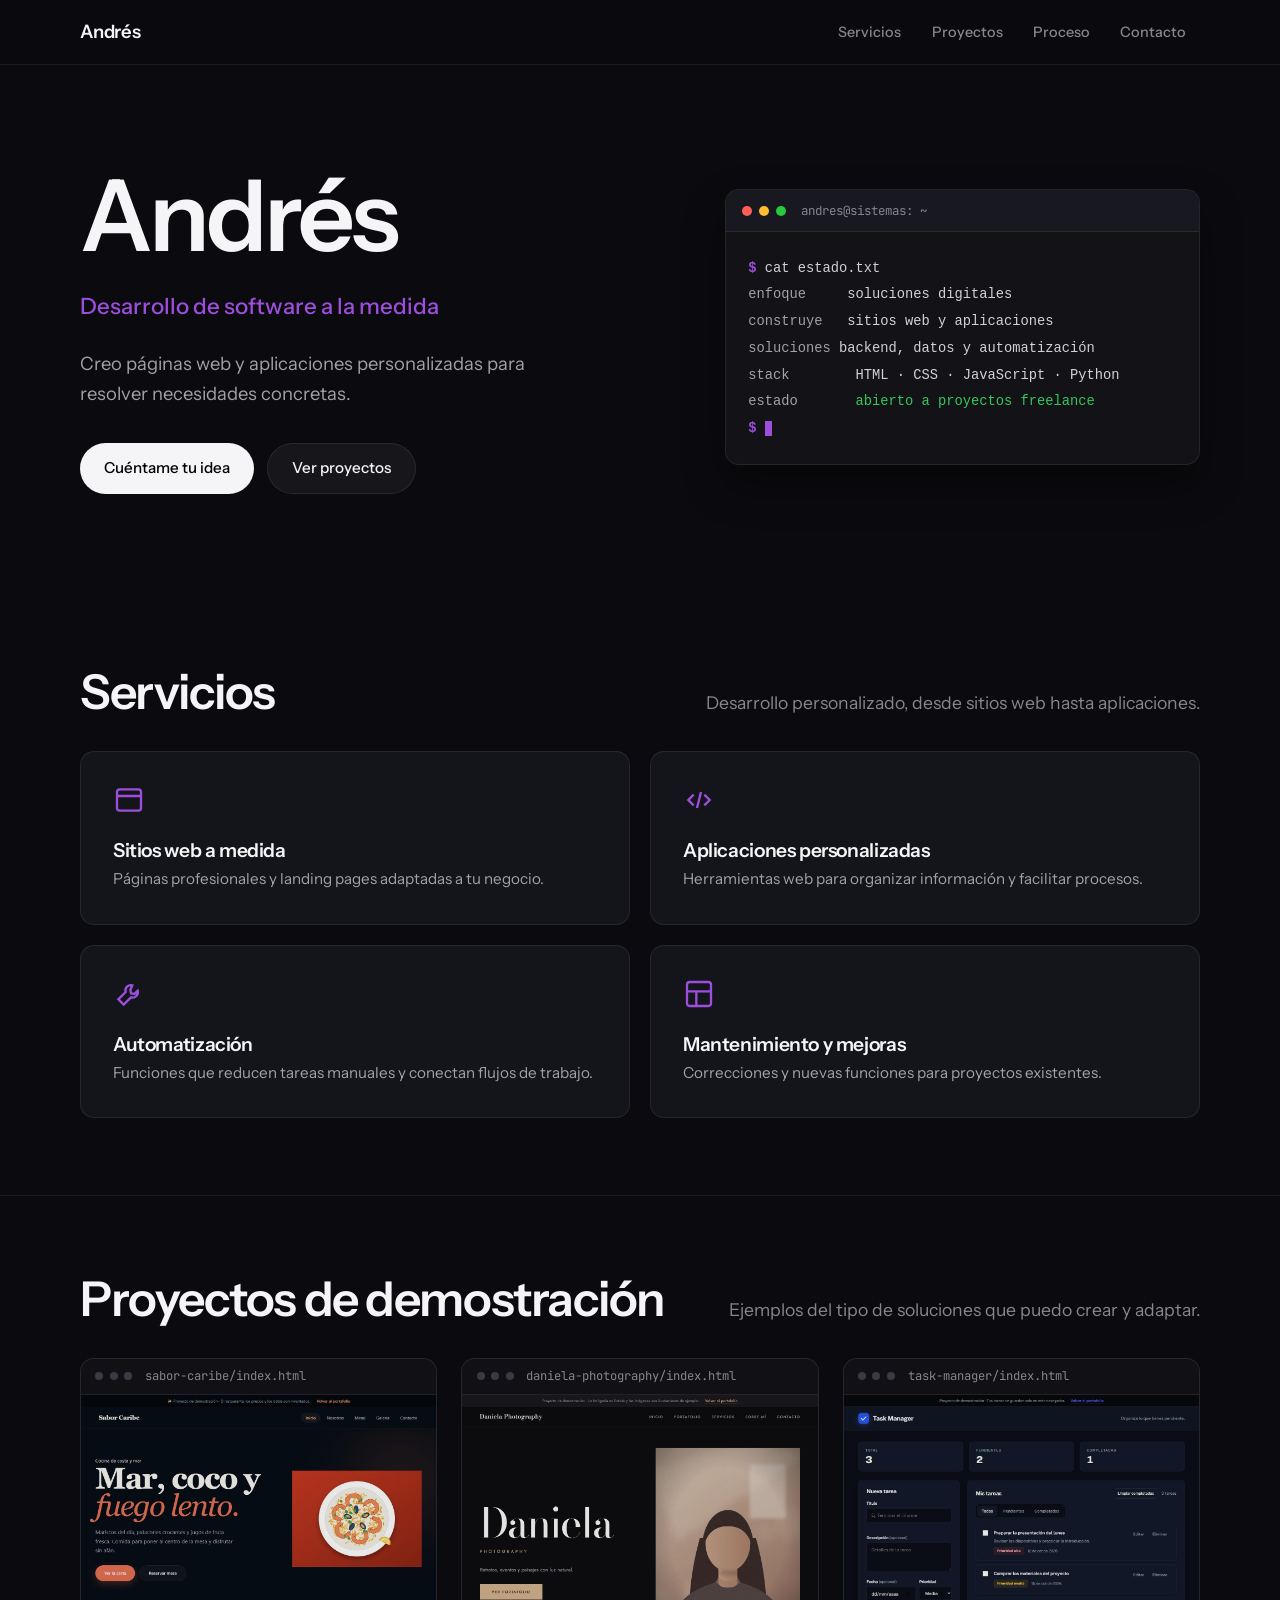
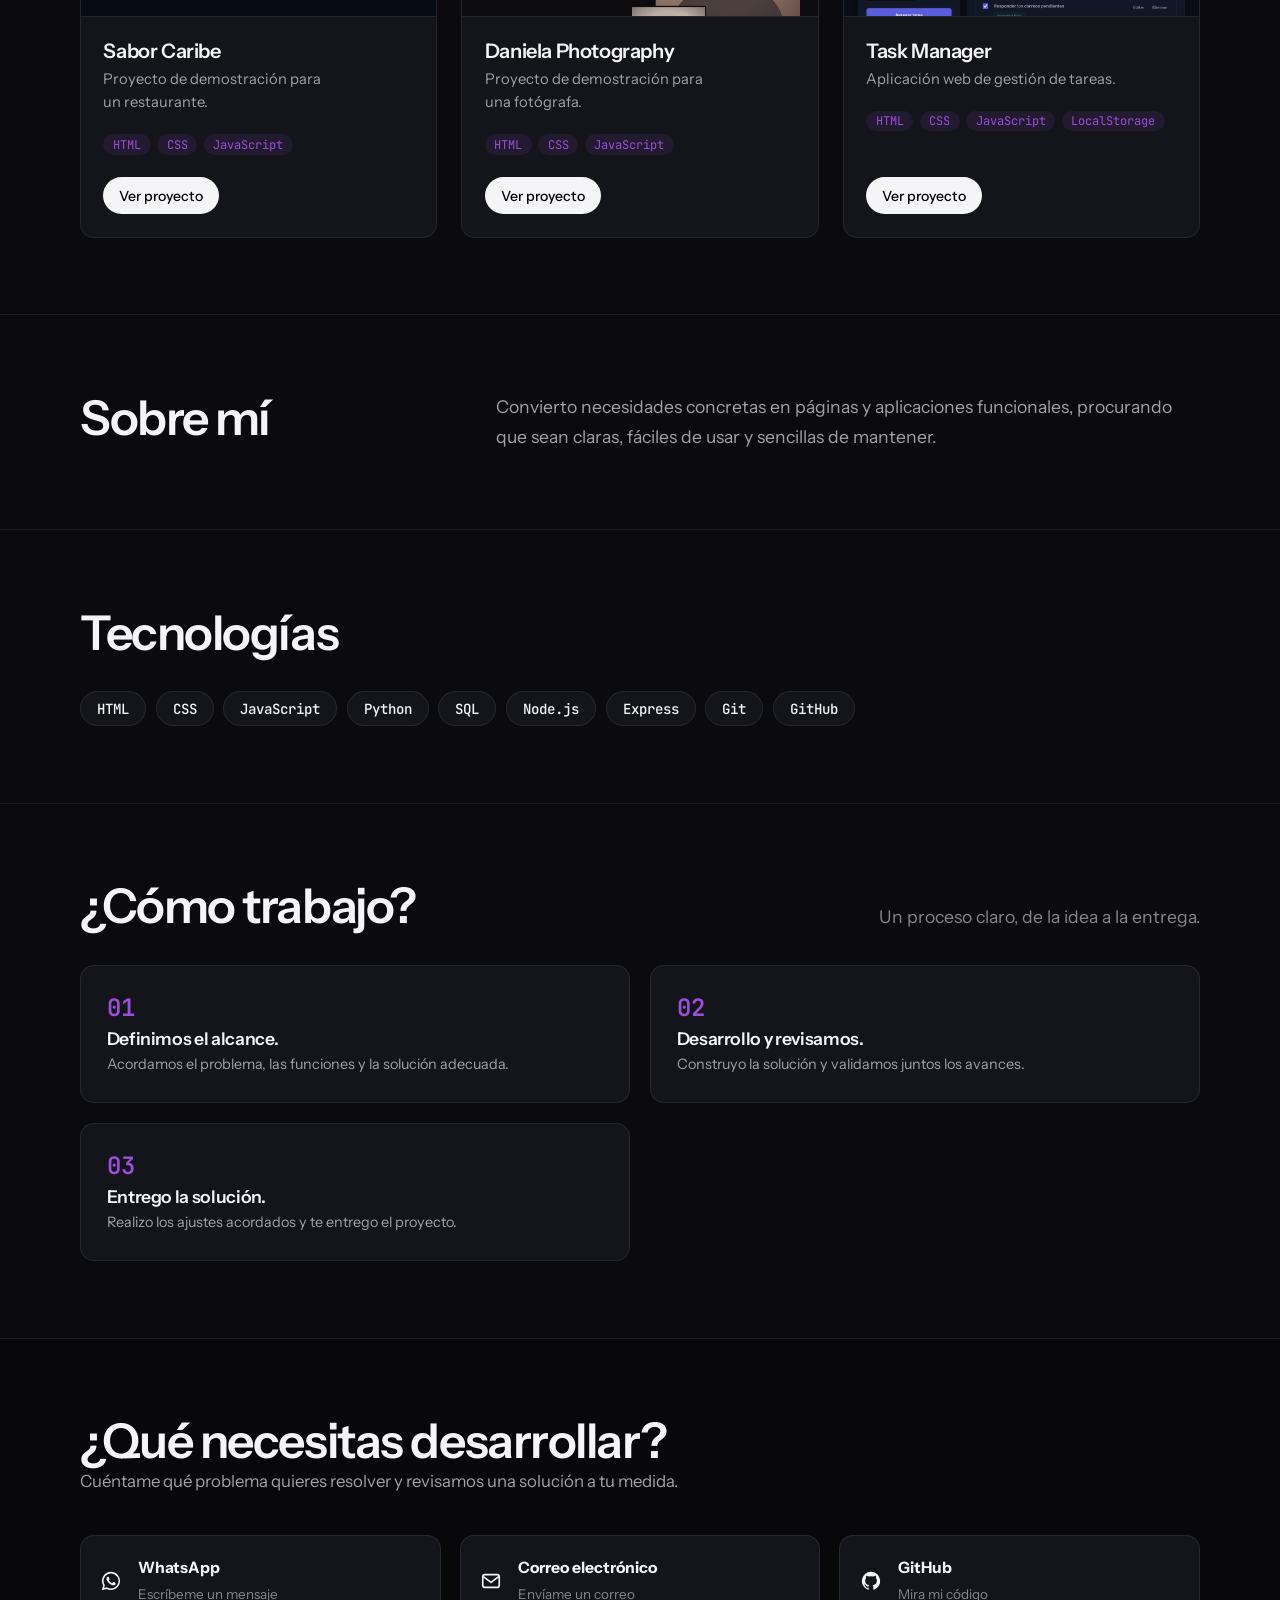
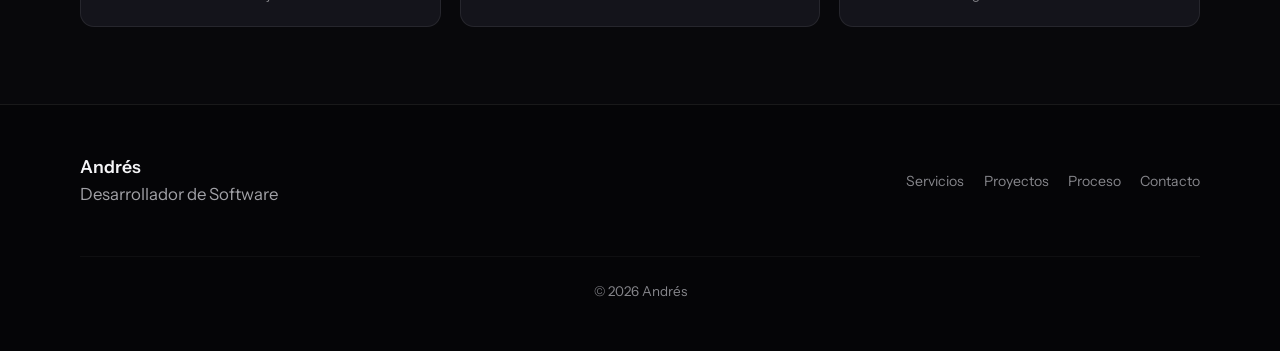
<file: index.html>
<!DOCTYPE html>
<html lang="es">
<head>
  <meta charset="UTF-8">
  <meta name="viewport" content="width=device-width, initial-scale=1">
  <title>Andrés Cordero | Desarrollador de Software</title>
  <meta name="robots" content="noindex">
  <!-- Esta página solo redirige al portafolio. Netlify muestra siempre el index.html de la raíz. -->
  <meta http-equiv="refresh" content="0; url=portafolio/index.html">
  <link rel="canonical" href="portafolio/index.html">
</head>
<body>
  <p>Redirigiendo al portafolio… Si no ocurre automáticamente, <a href="portafolio/index.html">haz clic aquí</a>.</p>
  <script>window.location.replace("portafolio/index.html");</script>
</body>
</html>
</file>
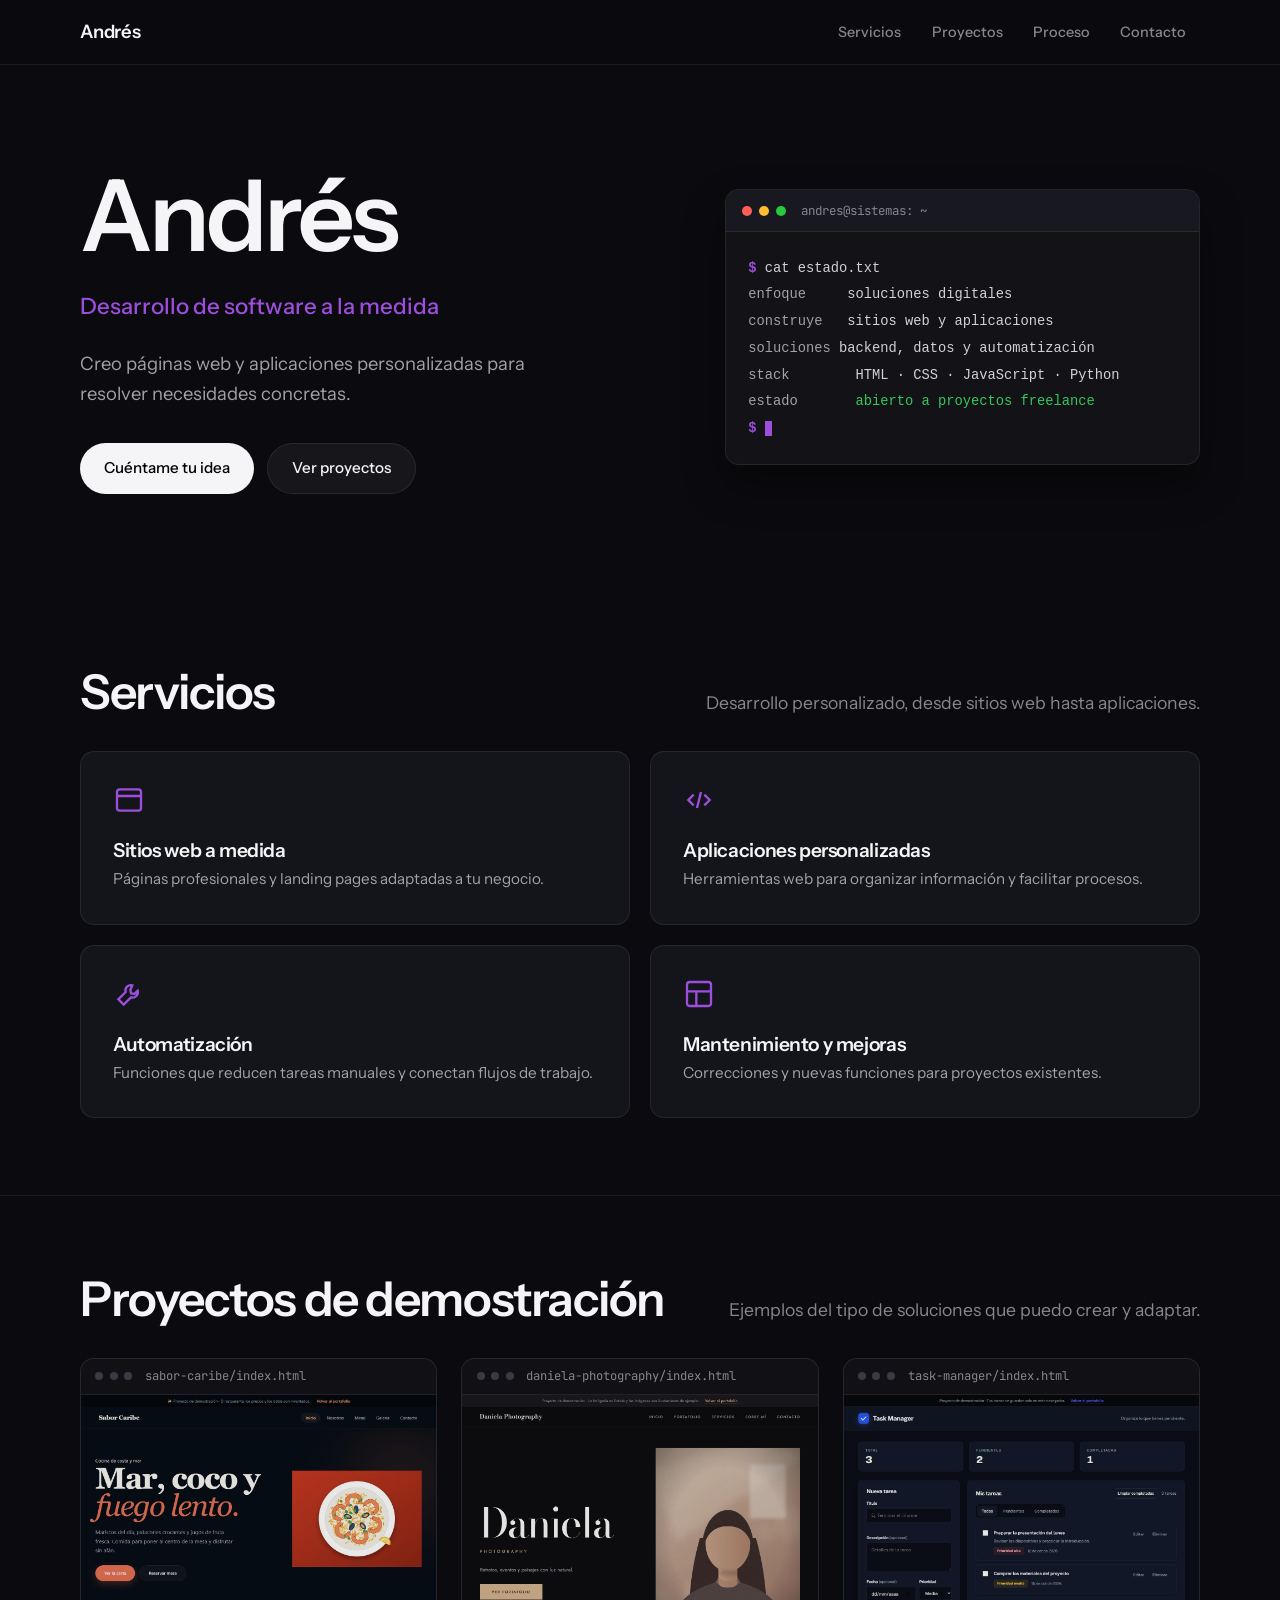
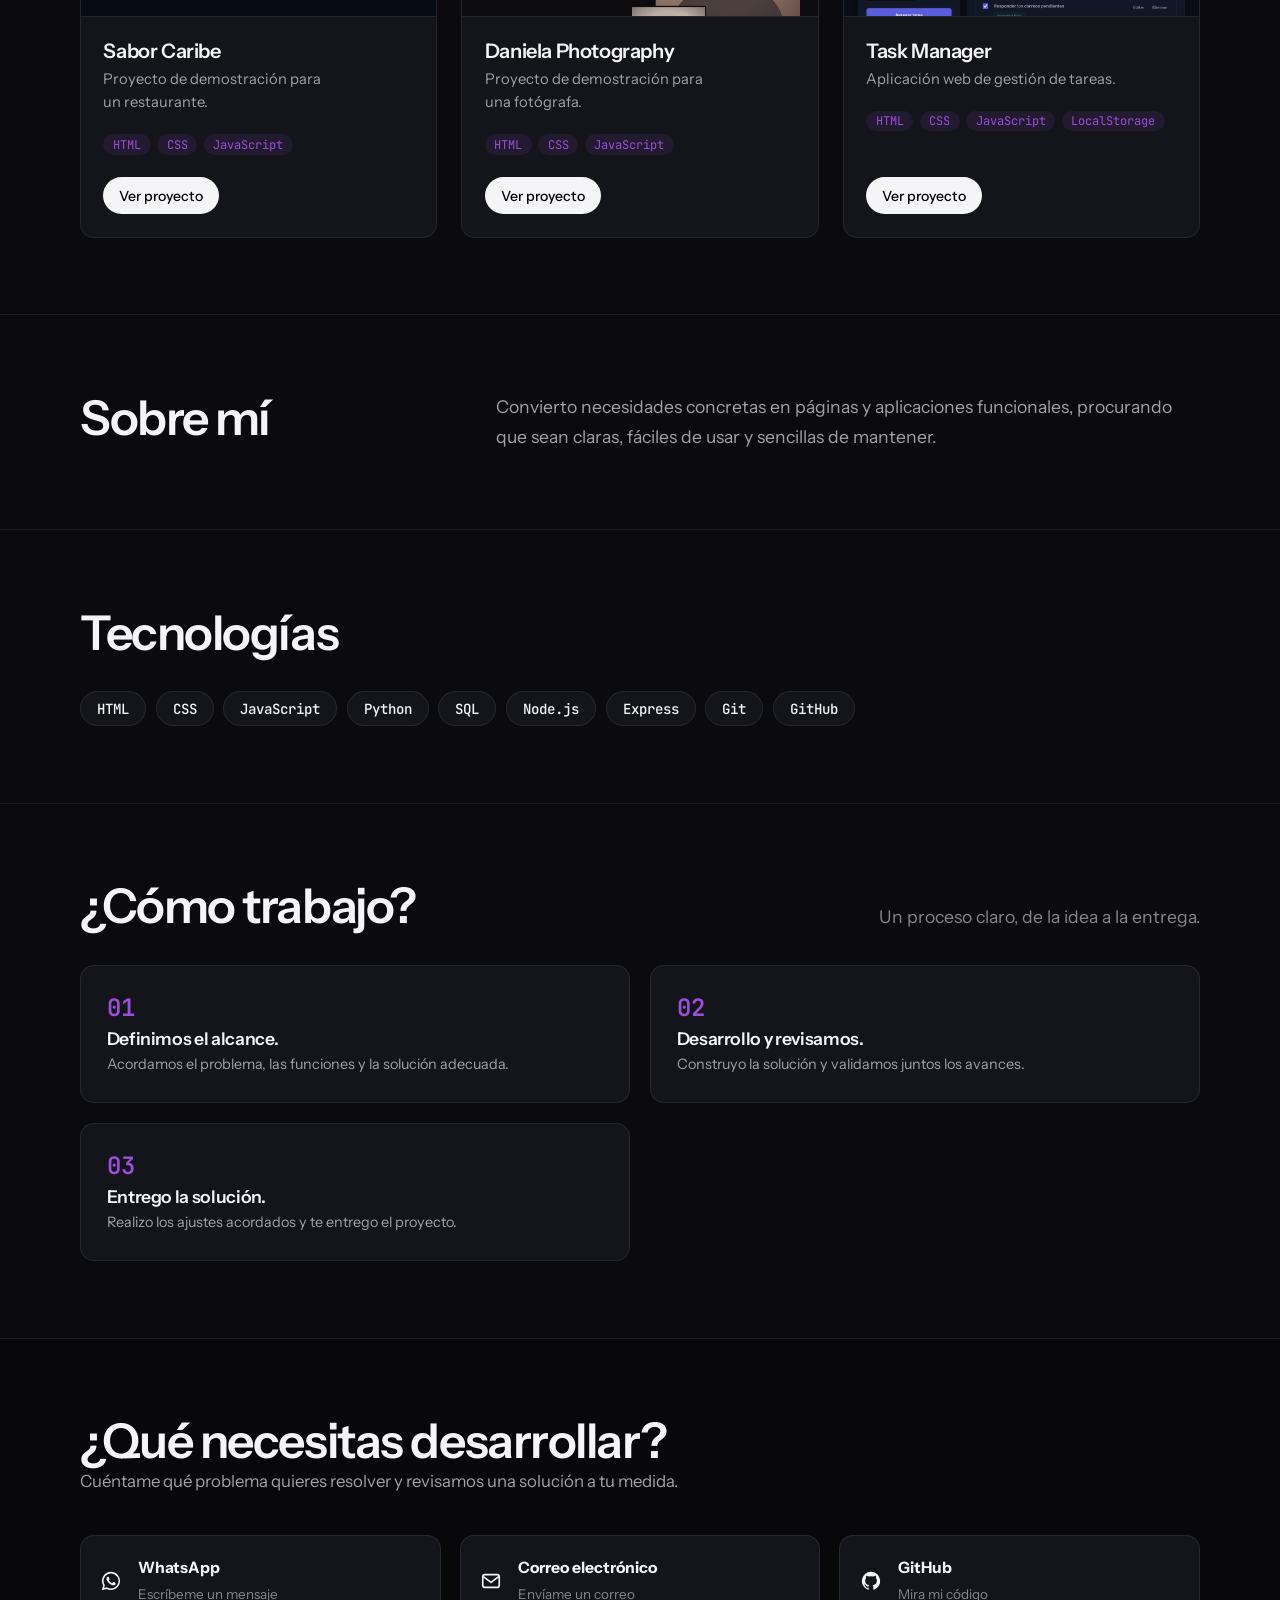
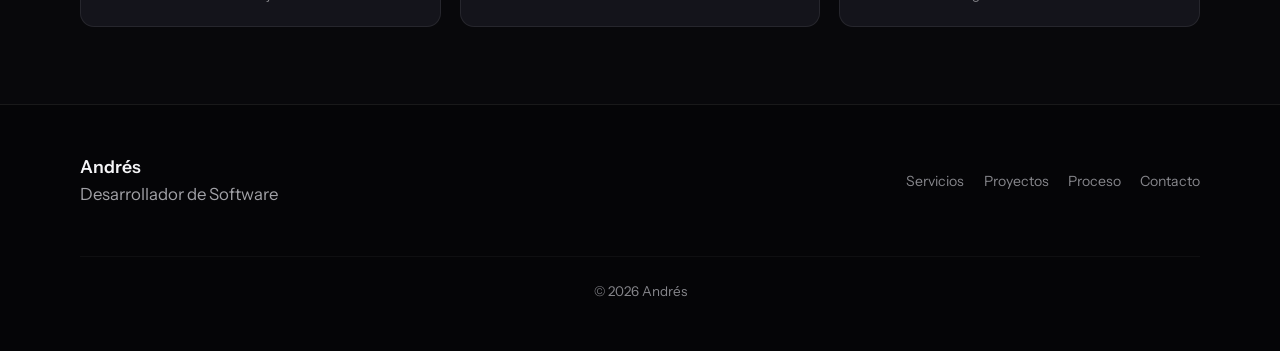
<file: portafolio/index.html>
<!DOCTYPE html>
<html lang="es">
<head>
  <meta charset="UTF-8">
  <meta name="viewport" content="width=device-width, initial-scale=1">

  <!-- TÍTULO Y DESCRIPCIÓN (aparecen en Google y al compartir el enlace) -->
  <title>Andrés | Desarrollador de Software</title>
  <meta name="description" content="Portafolio de Andrés. Desarrollo páginas web, aplicaciones pequeñas y automatizaciones con HTML, CSS, JavaScript, Python, Node.js y SQL.">
  <meta name="theme-color" content="#f1f2f4">
  <meta property="og:type" content="website">
  <meta property="og:title" content="Andrés | Desarrollador de Software">
  <meta property="og:description" content="Soluciones web modernas, funcionales y adaptadas a las necesidades de cada proyecto.">
  <meta property="og:locale" content="es_CO">

  <!-- FAVICON (ícono de la pestaña). Es un marcador: puedes reemplazar assets/favicon.svg por el tuyo -->
  <link rel="icon" href="assets/favicon.svg" type="image/svg+xml">

  <link rel="preconnect" href="https://fonts.googleapis.com">
  <link rel="preconnect" href="https://fonts.gstatic.com" crossorigin>
  <link href="https://fonts.googleapis.com/css2?family=Instrument+Sans:wght@400;500;600;700&family=Instrument+Serif&family=JetBrains+Mono:wght@400;500&display=swap" rel="stylesheet">

  <link rel="stylesheet" href="style.css">
</head>
<body>
  <a class="skip-link" href="#contenido">Saltar al contenido</a>

  <!-- ============ NAVBAR ============ -->
  <header class="site-header">
    <div class="container header-inner">
      <!-- CAMBIAR AQUÍ: tu nombre en el logo -->
      <a class="logo" href="#inicio" aria-label="Andrés, ir al inicio">Andrés</a>

      <button class="nav-toggle" type="button" aria-expanded="false" aria-controls="menu-principal" aria-label="Abrir menú de navegación">
        <span></span><span></span><span></span>
      </button>

      <nav class="nav" id="menu-principal" aria-label="Navegación principal">
        <ul class="nav-links">
          <li><a href="#servicios">Servicios</a></li>
          <li><a href="#proyectos">Proyectos</a></li>
          <li><a href="#proceso">Proceso</a></li>
          <li><a href="#contacto">Contacto</a></li>
        </ul>
      </nav>
    </div>
  </header>

  <main id="contenido">

    <!-- ============ INICIO ============ -->
    <section class="hero" id="inicio">
      <div class="container hero-inner">
        <div class="hero-text">
          <!-- CAMBIAR AQUÍ: nombre, cargo y frase principal -->
          <h1>Andrés</h1>
          <p class="hero-role">Desarrollo de software a la medida</p>
          <p class="hero-lead">Creo páginas web y aplicaciones personalizadas para resolver necesidades concretas.</p>
          <div class="hero-actions">
            <a class="btn btn-primary" href="#contacto">Cuéntame tu idea</a>
            <a class="btn btn-outline" href="#proyectos">Ver proyectos</a>
          </div>
        </div>

        <!-- Elemento visual de programación: una terminal decorativa (se puede editar el texto) -->
        <div class="terminal" aria-hidden="true">
          <div class="terminal-bar">
            <span class="dot"></span><span class="dot"></span><span class="dot"></span>
            <span class="terminal-title">andres@sistemas: ~</span>
          </div>
          <pre class="terminal-body"><code><span class="line" style="--i:0"><span class="prompt">$</span> cat estado.txt</span>
<span class="line" style="--i:1"><span class="key">enfoque</span>     soluciones digitales</span>
<span class="line" style="--i:2"><span class="key">construye</span>   sitios web y aplicaciones</span>
<span class="line" style="--i:3"><span class="key">soluciones</span> backend, datos y automatización</span>
<span class="line" style="--i:4"><span class="key">stack</span>        HTML · CSS · JavaScript · Python</span>
<span class="line" style="--i:5"><span class="key">estado</span>       <span class="ok">abierto a proyectos freelance</span></span>
<span class="line" style="--i:6"><span class="prompt">$</span> <span class="cursor"></span></span></code></pre>
        </div>
      </div>
    </section>

    <!-- ============ SERVICIOS ============ -->
    <section class="section" id="servicios">
      <div class="container">
        <div class="section-head">
          <h2>Servicios</h2>
          <p>Desarrollo personalizado, desde sitios web hasta aplicaciones.</p>
        </div>

        <div class="spec-grid">
          <article class="spec-cell">
            <svg class="icon" viewBox="0 0 24 24" aria-hidden="true"><rect x="3" y="4" width="18" height="16" rx="2"/><path d="M3 9h18M7 6.5h.01M10 6.5h.01"/></svg>
            <h3>Sitios web a medida</h3>
            <p>Páginas profesionales y landing pages adaptadas a tu negocio.</p>
          </article>
          <article class="spec-cell">
            <svg class="icon" viewBox="0 0 24 24" aria-hidden="true"><path d="M8 8l-4 4 4 4M16 8l4 4-4 4M13.5 6l-3 12"/></svg>
            <h3>Aplicaciones personalizadas</h3>
            <p>Herramientas web para organizar información y facilitar procesos.</p>
          </article>
          <article class="spec-cell">
            <svg class="icon" viewBox="0 0 24 24" aria-hidden="true"><path d="M14.5 5.5a4 4 0 0 0-5 5L4 16l4 4 5.5-5.5a4 4 0 0 0 5-5l-2.5 2.5-2.5-.5-.5-2.5z"/></svg>
            <h3>Automatización</h3>
            <p>Funciones que reducen tareas manuales y conectan flujos de trabajo.</p>
          </article>
          <article class="spec-cell">
            <svg class="icon" viewBox="0 0 24 24" aria-hidden="true"><rect x="3" y="3" width="18" height="18" rx="2"/><path d="M3 10h18M10 10v11"/></svg>
            <h3>Mantenimiento y mejoras</h3>
            <p>Correcciones y nuevas funciones para proyectos existentes.</p>
          </article>
        </div>
      </div>
    </section>

    <!-- ============ PROYECTOS ============ -->
    <section class="section" id="proyectos">
      <div class="container">
        <div class="section-head">
          <h2>Proyectos de demostración</h2>
          <p>Ejemplos del tipo de soluciones que puedo crear y adaptar.</p>
        </div>

        <!--
          PARA AGREGAR UN PROYECTO NUEVO: copia una <article class="project-card"> completa, pégala aquí
          y cambia: data-project (nombre único), la imagen (assets/), el título, la descripción, las
          tecnologías y el enlace "Ver proyecto" (href). Para "Ver código" agrega su repositorio en
          script.js (constante REPOSITORIES).
        -->
        <div class="projects-grid">

          <article class="project-card" data-project="sabor-caribe">
            <div class="window-bar"><span class="dot"></span><span class="dot"></span><span class="dot"></span><span class="window-title">sabor-caribe/index.html</span></div>
            <img src="assets/preview-sabor-caribe.jpg" width="1280" height="800" loading="lazy" alt="Vista previa de la página de Sabor Caribe: un restaurante ficticio de comida caribeña">
            <div class="project-body">
              <h3>Sabor Caribe</h3>
              <p>Proyecto de demostración para un restaurante.</p>
              <ul class="tags" aria-label="Tecnologías usadas"><li>HTML</li><li>CSS</li><li>JavaScript</li></ul>
              <div class="project-links">
                <a class="btn btn-small btn-primary" href="../proyectos/sabor-caribe/index.html" target="_blank" rel="noopener">Ver proyecto</a>
                <a class="btn btn-small btn-outline repo-link" href="#" target="_blank" rel="noopener" hidden>Ver código</a>
              </div>
            </div>
          </article>

          <article class="project-card" data-project="daniela-photography">
            <div class="window-bar"><span class="dot"></span><span class="dot"></span><span class="dot"></span><span class="window-title">daniela-photography/index.html</span></div>
            <img src="assets/preview-daniela-photography.jpg" width="1280" height="800" loading="lazy" alt="Vista previa de la página de Daniela Photography: un portafolio de fotografía ficticio">
            <div class="project-body">
              <h3>Daniela Photography</h3>
              <p>Proyecto de demostración para una fotógrafa.</p>
              <ul class="tags" aria-label="Tecnologías usadas"><li>HTML</li><li>CSS</li><li>JavaScript</li></ul>
              <div class="project-links">
                <a class="btn btn-small btn-primary" href="../proyectos/daniela-photography/index.html" target="_blank" rel="noopener">Ver proyecto</a>
                <a class="btn btn-small btn-outline repo-link" href="#" target="_blank" rel="noopener" hidden>Ver código</a>
              </div>
            </div>
          </article>

          <article class="project-card" data-project="task-manager">
            <div class="window-bar"><span class="dot"></span><span class="dot"></span><span class="dot"></span><span class="window-title">task-manager/index.html</span></div>
            <img src="assets/preview-task-manager.jpg" width="1280" height="800" loading="lazy" alt="Vista previa de Task Manager: una aplicación para administrar tareas">
            <div class="project-body">
              <h3>Task Manager</h3>
              <p>Aplicación web de gestión de tareas.</p>
              <ul class="tags" aria-label="Tecnologías usadas"><li>HTML</li><li>CSS</li><li>JavaScript</li><li>LocalStorage</li></ul>
              <div class="project-links">
                <a class="btn btn-small btn-primary" href="../proyectos/task-manager/index.html" target="_blank" rel="noopener">Ver proyecto</a>
                <a class="btn btn-small btn-outline repo-link" href="#" target="_blank" rel="noopener" hidden>Ver código</a>
              </div>
            </div>
          </article>

        </div>
      </div>
    </section>

    <!-- ============ SOBRE MÍ ============ -->
    <section class="section" id="sobre-mi">
      <div class="container two-col">
        <h2>Sobre mí</h2>
        <div class="about-text">
          <!-- CAMBIAR AQUÍ: tu descripción personal -->
          <p>Convierto necesidades concretas en páginas y aplicaciones funcionales, procurando que sean claras, fáciles de usar y sencillas de mantener.</p>
        </div>
      </div>
    </section>

    <!-- ============ TECNOLOGÍAS Y CAPACIDADES ============ -->
    <section class="section" id="tecnologias">
      <div class="container">
        <div class="section-head">
          <h2>Tecnologías</h2>
        </div>
        <ul class="chips" aria-label="Tecnologías">
          <li>HTML</li><li>CSS</li><li>JavaScript</li><li>Python</li>
          <li>SQL</li><li>Node.js</li><li>Express</li><li>Git</li><li>GitHub</li>
        </ul>
      </div>
    </section>

    <!-- ============ PROCESO DE TRABAJO ============ -->
    <section class="section" id="proceso">
      <div class="container">
        <div class="section-head">
          <h2>¿Cómo trabajo?</h2>
          <p>Un proceso claro, de la idea a la entrega.</p>
        </div>

        <ol class="steps">
          <li><h3>Definimos el alcance.</h3><p>Acordamos el problema, las funciones y la solución adecuada.</p></li>
          <li><h3>Desarrollo y revisamos.</h3><p>Construyo la solución y validamos juntos los avances.</p></li>
          <li><h3>Entrego la solución.</h3><p>Realizo los ajustes acordados y te entrego el proyecto.</p></li>
        </ol>
      </div>
    </section>

    <!-- ============ CONTACTO ============ -->
    <section class="section contact" id="contacto">
      <div class="container">
        <h2>¿Qué necesitas desarrollar?</h2>
        <p class="contact-text">Cuéntame qué problema quieres resolver y revisamos una solución a tu medida.</p>

        <!--
          Los datos reales se escriben en script.js (constante CONTACT), no aquí.
          Mientras un dato siga siendo el marcador (…_AQUI), el botón muestra un aviso en lugar de abrir un enlace roto.
        -->
        <ul class="contact-list">
          <li>
            <a class="contact-btn" href="#contacto" data-contact="whatsapp" target="_blank" rel="noopener">
              <svg viewBox="0 0 24 24" aria-hidden="true"><path fill="currentColor" d="M12.04 2a9.9 9.9 0 0 0-8.5 14.95L2 22l5.22-1.37A9.9 9.9 0 1 0 12.04 2Zm0 18.1a8.15 8.15 0 0 1-4.15-1.14l-.3-.18-3.1.81.83-3.02-.2-.31a8.17 8.17 0 1 1 6.92 3.84Zm4.48-6.1c-.25-.12-1.45-.72-1.68-.8-.22-.08-.39-.12-.55.12-.16.25-.63.8-.77.96-.14.17-.29.18-.53.06a6.7 6.7 0 0 1-3.3-2.88c-.25-.43.25-.4.72-1.33.08-.16.04-.3-.02-.42-.06-.12-.55-1.33-.76-1.82-.2-.48-.4-.41-.55-.42h-.47c-.16 0-.43.06-.65.3-.22.25-.86.84-.86 2.05s.88 2.38 1 2.55c.12.16 1.73 2.64 4.19 3.7 1.56.67 2.17.73 2.95.62.48-.07 1.45-.59 1.65-1.17.2-.57.2-1.06.14-1.16-.06-.1-.22-.16-.47-.28Z"/></svg>
              <span><strong>WhatsApp</strong><small>Escríbeme un mensaje</small></span>
            </a>
          </li>
          <li>
            <a class="contact-btn" href="#contacto" data-contact="email">
              <svg viewBox="0 0 24 24" aria-hidden="true"><rect x="3" y="5" width="18" height="14" rx="2.5" fill="none" stroke="currentColor" stroke-width="1.8"/><path d="M4 7.5l8 6 8-6" fill="none" stroke="currentColor" stroke-width="1.8" stroke-linecap="round" stroke-linejoin="round"/></svg>
              <span><strong>Correo electrónico</strong><small>Envíame un correo</small></span>
            </a>
          </li>
          <li>
            <a class="contact-btn" href="#contacto" data-contact="github" target="_blank" rel="noopener">
              <svg viewBox="0 0 24 24" aria-hidden="true"><path fill="currentColor" d="M12 2a10 10 0 0 0-3.16 19.49c.5.09.68-.22.68-.48v-1.7c-2.78.6-3.37-1.34-3.37-1.34-.45-1.16-1.11-1.47-1.11-1.47-.91-.62.07-.6.07-.6 1 .07 1.53 1.03 1.53 1.03.9 1.52 2.34 1.08 2.91.83.09-.65.35-1.09.64-1.34-2.22-.25-4.55-1.11-4.55-4.94 0-1.09.39-1.98 1.03-2.68-.1-.25-.45-1.27.1-2.64 0 0 .84-.27 2.75 1.02a9.5 9.5 0 0 1 5 0c1.91-1.29 2.75-1.02 2.75-1.02.55 1.37.2 2.39.1 2.64.64.7 1.03 1.59 1.03 2.68 0 3.84-2.34 4.68-4.57 4.93.36.31.68.92.68 1.85v2.74c0 .27.18.58.69.48A10 10 0 0 0 12 2Z"/></svg>
              <span><strong>GitHub</strong><small>Mira mi código</small></span>
            </a>
          </li>
        </ul>
      </div>
    </section>

  </main>

  <!-- ============ FOOTER ============ -->
  <footer class="site-footer">
    <div class="container footer-inner">
      <div>
        <p class="footer-name">Andrés</p>
        <p class="footer-role">Desarrollador de Software</p>
      </div>
      <nav aria-label="Enlaces del pie de página">
        <ul class="footer-links">
          <li><a href="#servicios">Servicios</a></li>
          <li><a href="#proyectos">Proyectos</a></li>
          <li><a href="#proceso">Proceso</a></li>
          <li><a href="#contacto">Contacto</a></li>
        </ul>
      </nav>
      <p class="footer-copy">© <span id="year">2026</span> Andrés</p>
    </div>
  </footer>

  <div class="toast" id="toast" role="status" aria-live="polite"></div>

  <script src="script.js"></script>
</body>
</html>
</file>
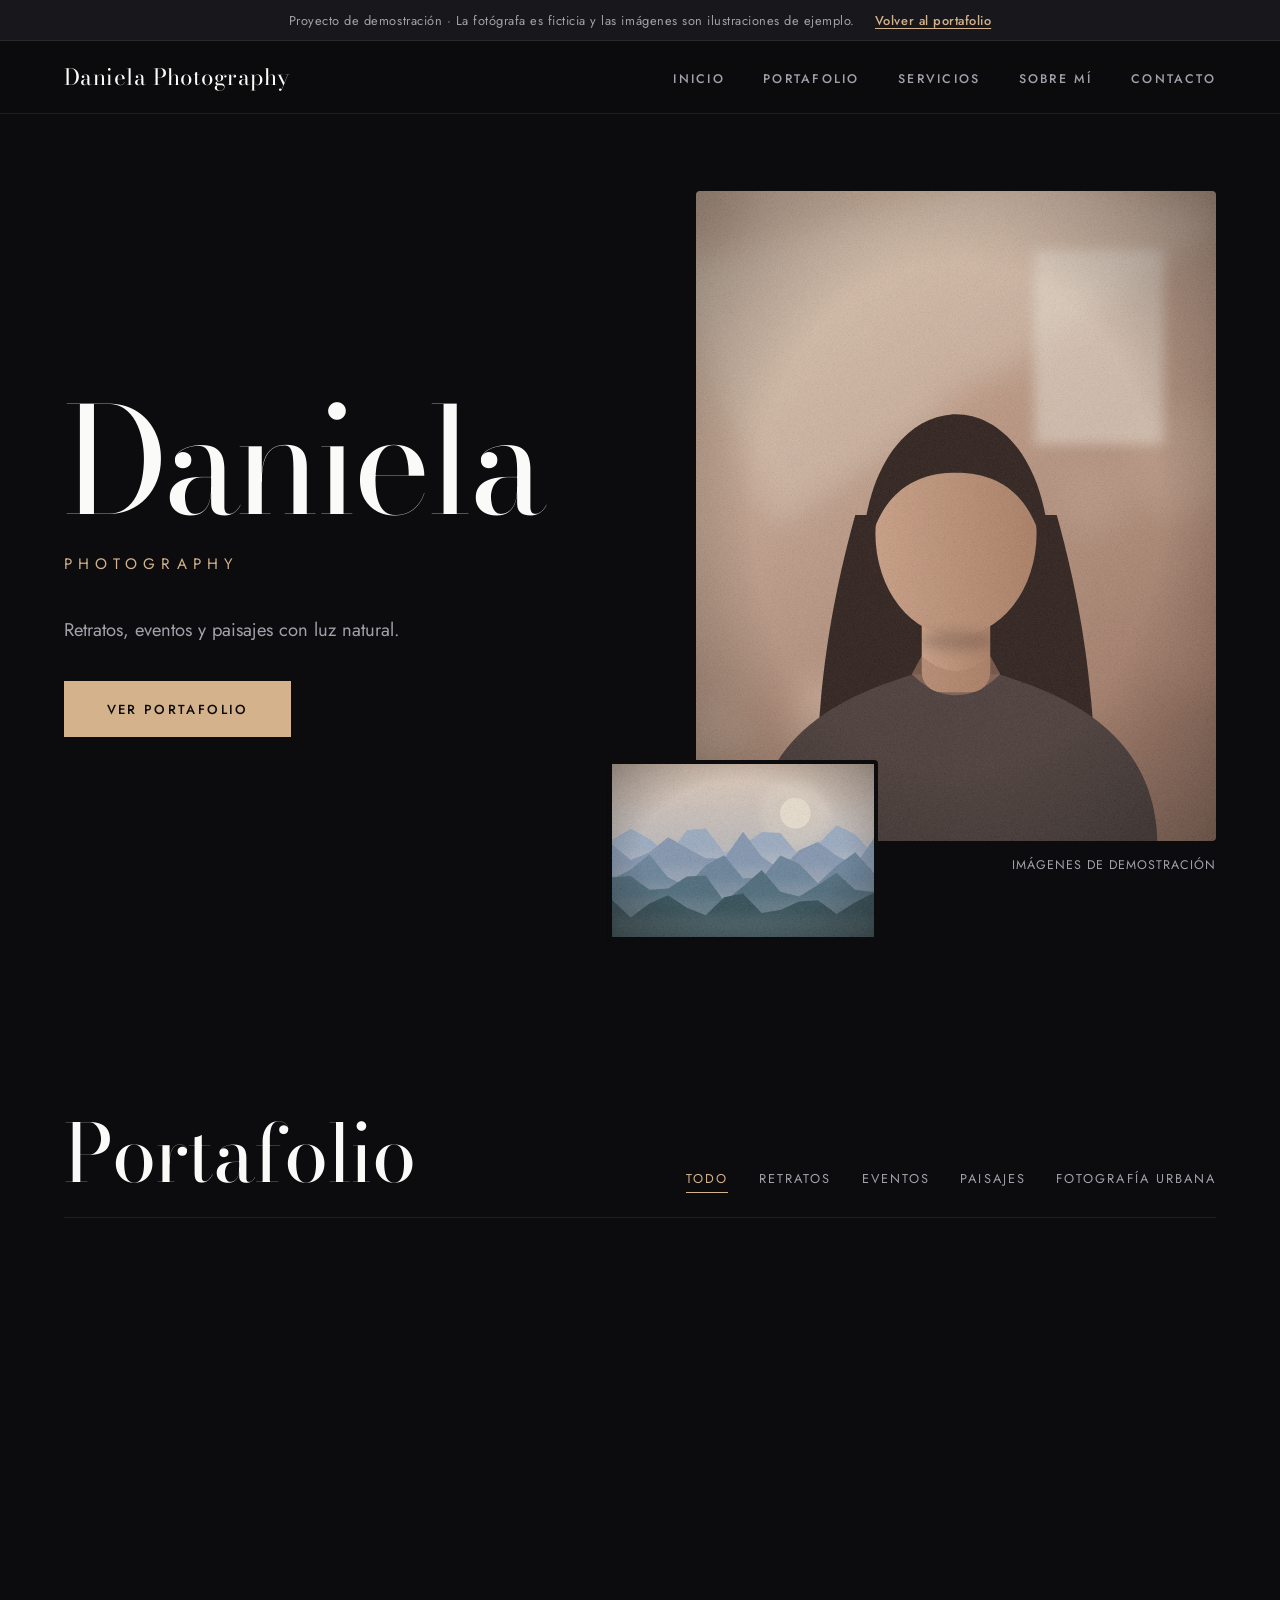
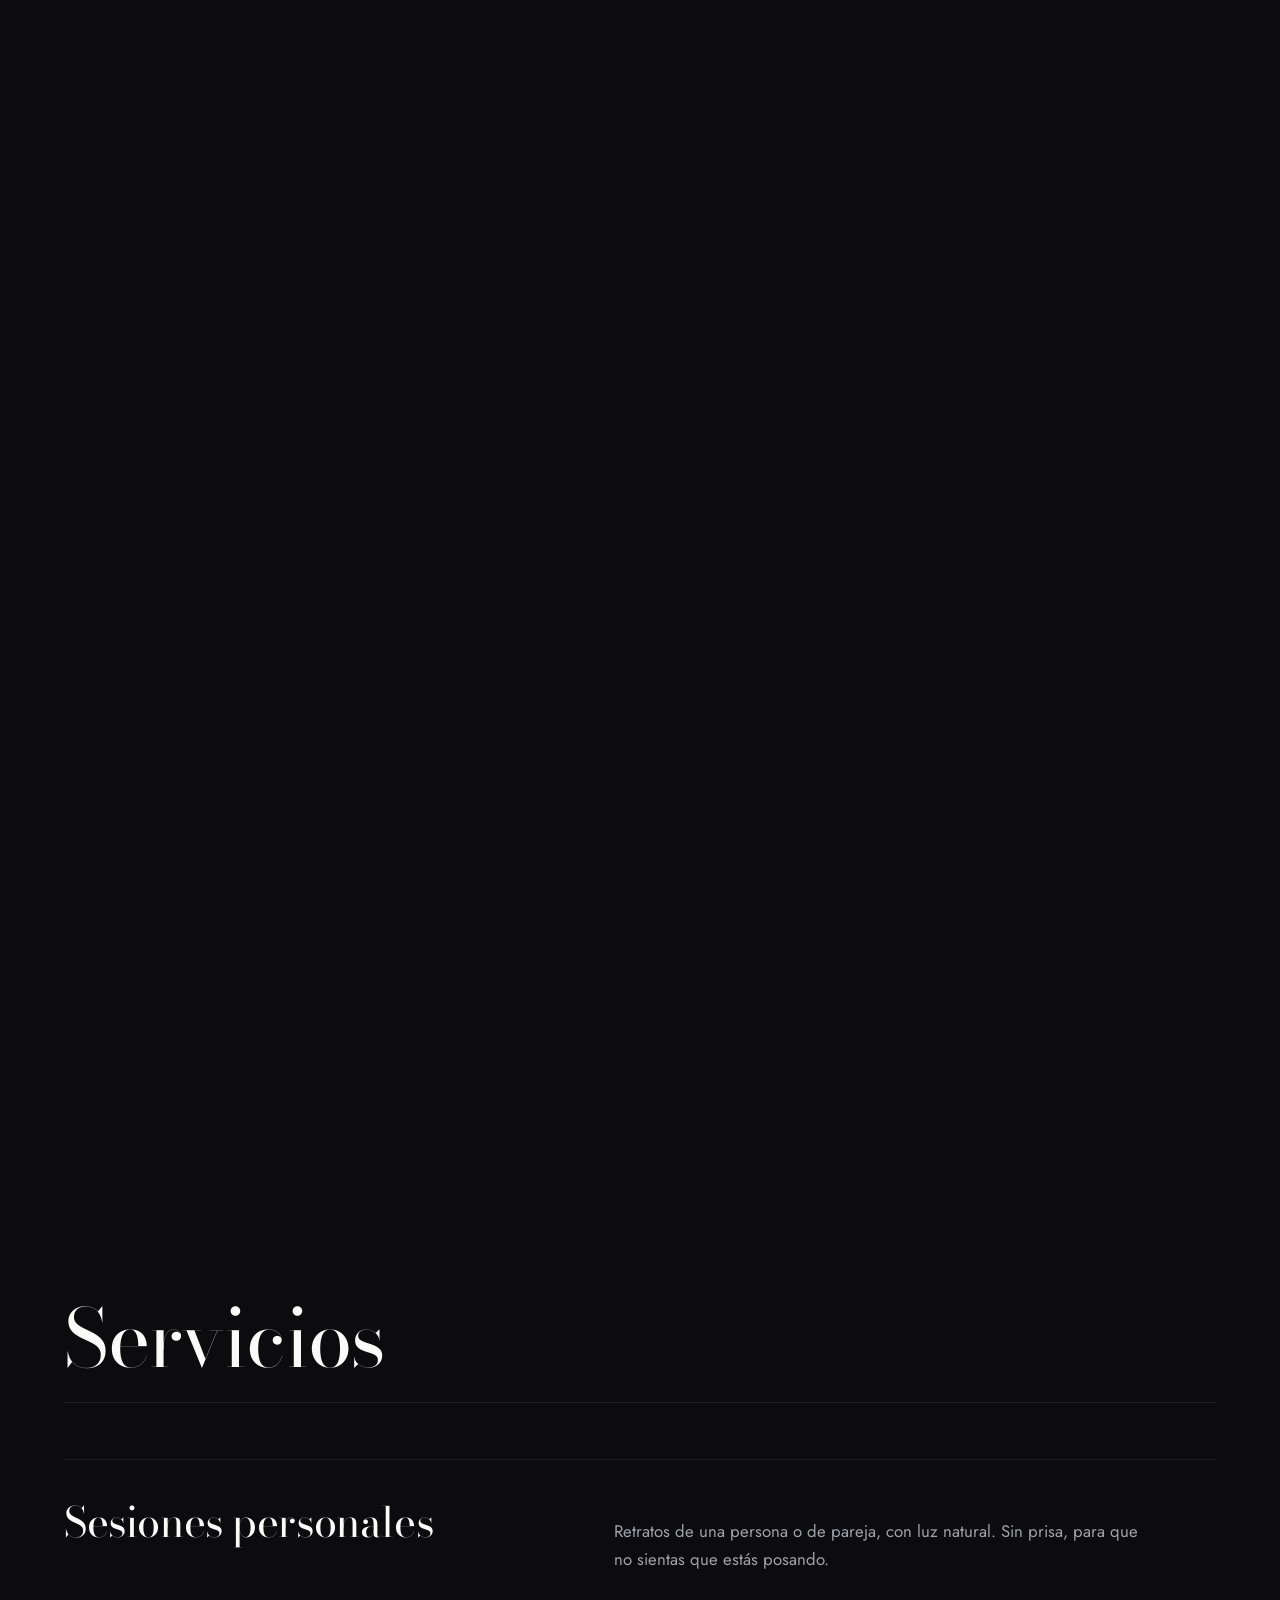
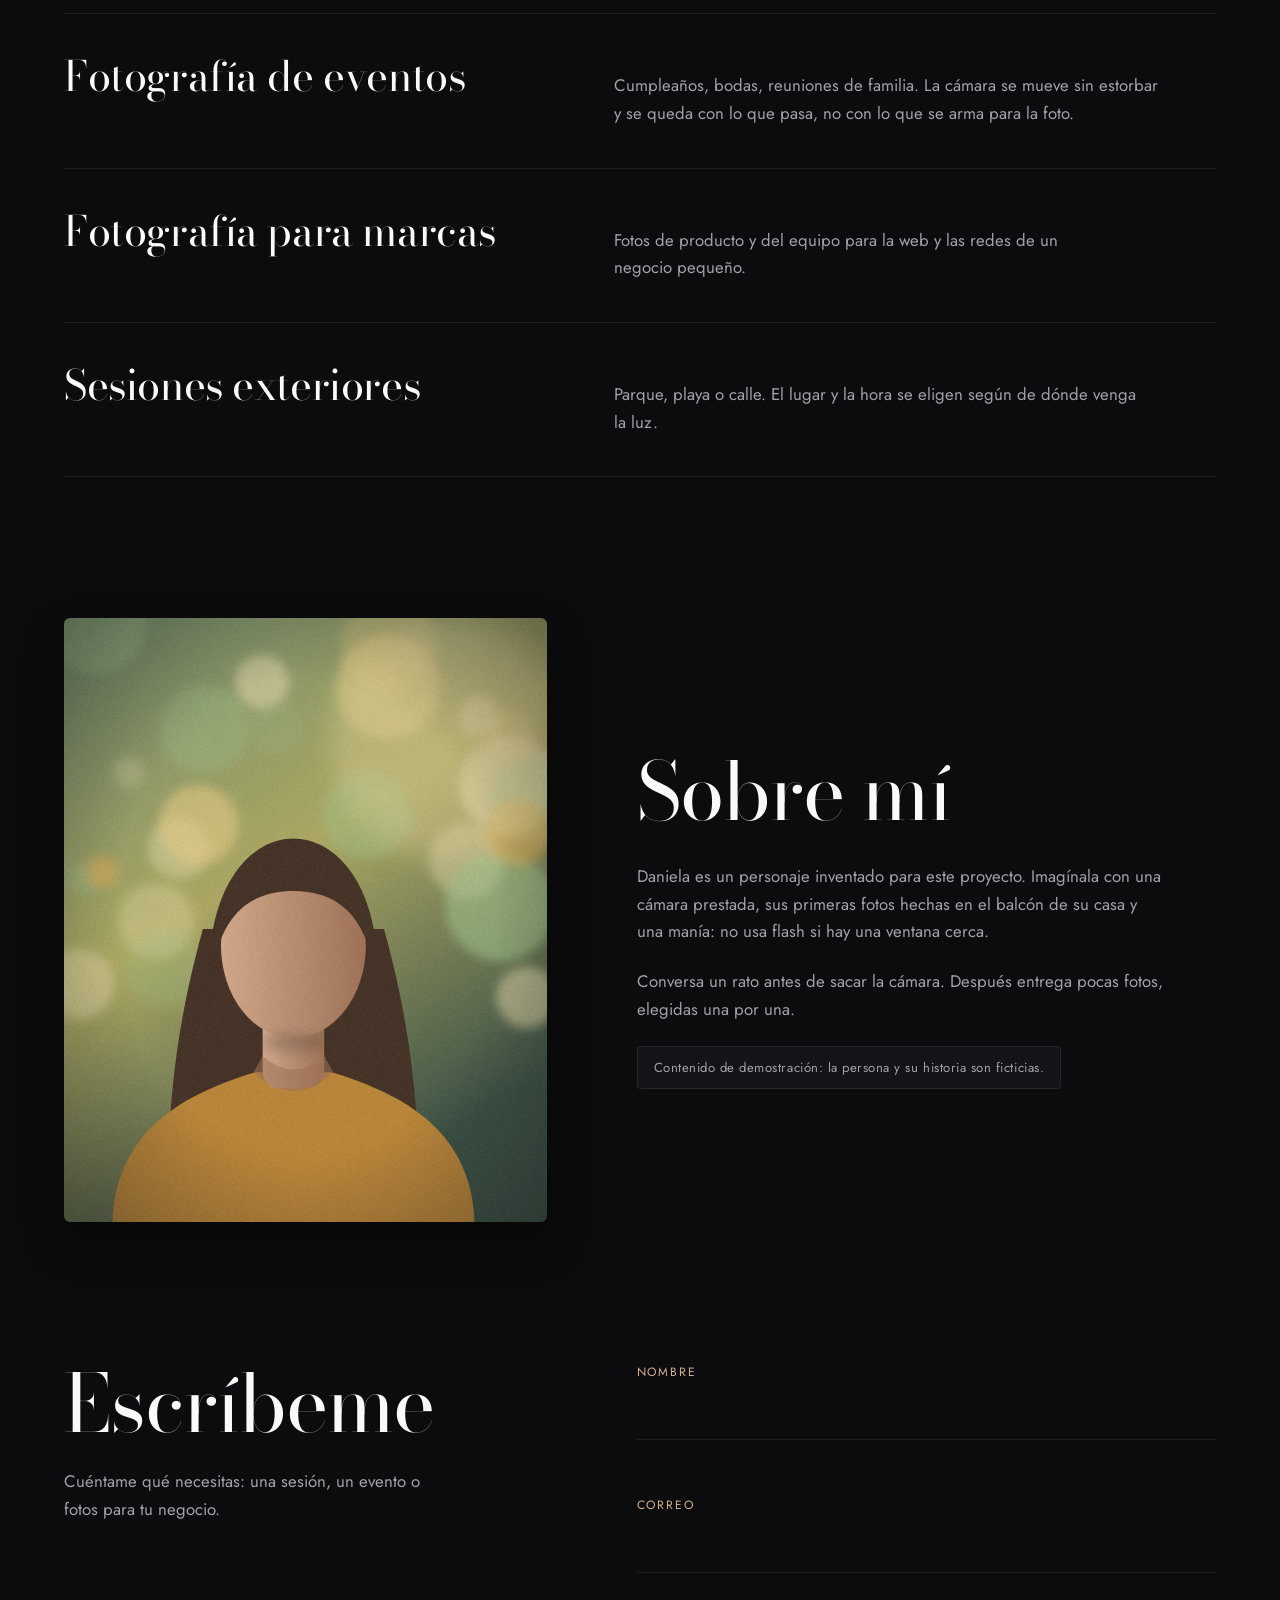
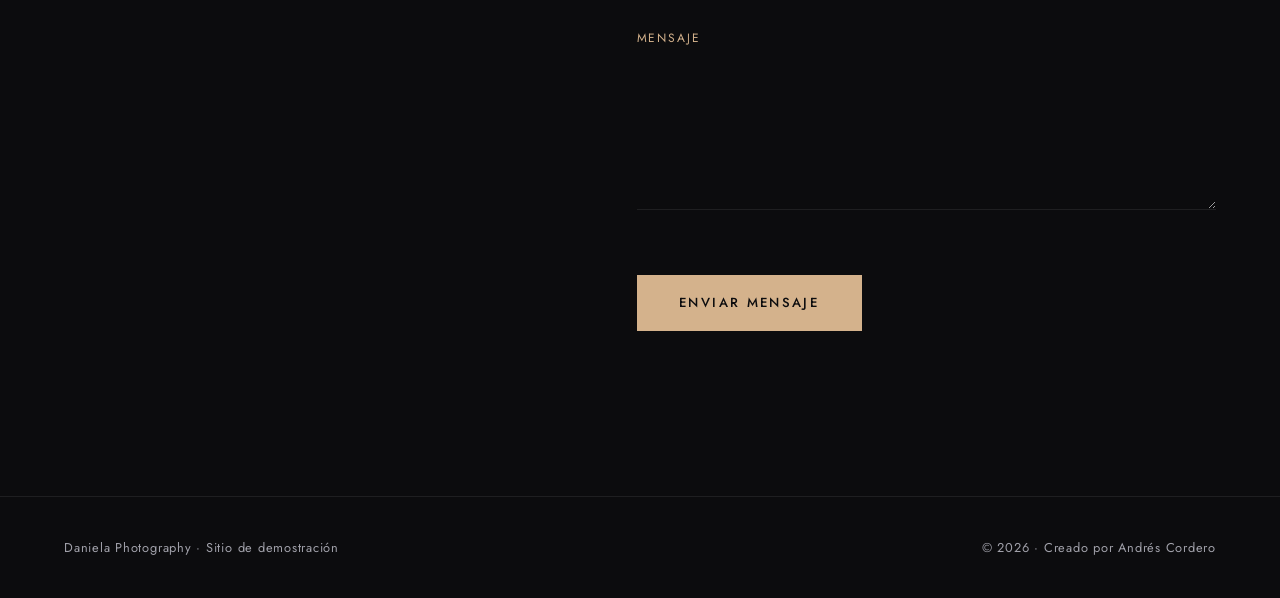
<file: proyectos/daniela-photography/index.html>
<!DOCTYPE html>
<html lang="es">
<head>
  <meta charset="UTF-8">
  <meta name="viewport" content="width=device-width, initial-scale=1">
  <title>Daniela Photography | Portafolio de fotografía (demo)</title>
  <meta name="description" content="Daniela Photography: sitio de demostración para una fotógrafa ficticia. Galería con filtros por categoría, visor de imágenes, servicios y formulario de contacto.">
  <meta name="theme-color" content="#f5f5f3">
  <link rel="icon" href="assets/favicon.svg" type="image/svg+xml">

  <!-- Tipografías de Google Fonts (si no cargan, el navegador usa una fuente de respaldo) -->
  <link rel="preconnect" href="https://fonts.googleapis.com">
  <link rel="preconnect" href="https://fonts.gstatic.com" crossorigin>
  <link href="https://fonts.googleapis.com/css2?family=Bodoni+Moda:opsz,wght@6..96,400;6..96,500&family=Jost:wght@300;400;500&display=swap" rel="stylesheet">

  <link rel="stylesheet" href="style.css">
</head>
<body>
  <a class="skip-link" href="#contenido">Saltar al contenido</a>

  <!-- Aviso: deja claro que es un proyecto de demostración -->
  <div class="demo-bar">
    <p>Proyecto de demostración · La fotógrafa es ficticia y las imágenes son ilustraciones de ejemplo.</p>
    <a href="../../portafolio/index.html">Volver al portafolio</a>
  </div>

  <!-- ============ NAVBAR ============ -->
  <header class="site-header">
    <div class="header-inner">
      <a class="wordmark" href="#inicio">Daniela Photography</a>

      <button class="nav-toggle" type="button" aria-expanded="false" aria-controls="menu-principal" aria-label="Abrir menú de navegación">
        <span></span><span></span>
      </button>

      <nav class="nav" id="menu-principal" aria-label="Navegación principal">
        <ul class="nav-links">
          <li><a href="#inicio">Inicio</a></li>
          <li><a href="#portafolio">Portafolio</a></li>
          <li><a href="#servicios">Servicios</a></li>
          <li><a href="#sobre-mi">Sobre mí</a></li>
          <li><a href="#contacto">Contacto</a></li>
        </ul>
      </nav>
    </div>
  </header>

  <main id="contenido">

    <!-- ============ HERO ============ -->
    <section class="hero" id="inicio">
      <div class="hero-copy">
        <h1>
          <span class="hero-name">Daniela</span>
          <span class="hero-role">Photography</span>
        </h1>
        <p class="hero-phrase">Retratos, eventos y paisajes con luz natural.</p>
        <a class="btn" href="#portafolio">Ver portafolio</a>
      </div>

      <div class="hero-images">
        <figure class="hero-main">
          <img src="assets/retrato-ventana.svg" width="800" height="1000" alt="Retrato de una mujer junto a una ventana, con luz suave y cálida">
        </figure>
        <figure class="hero-second">
          <img src="assets/paisaje-montanas.svg" width="1200" height="800" alt="Montañas azuladas entre la niebla bajo un sol pálido">
        </figure>
        <p class="hero-caption">Imágenes de demostración</p>
      </div>
    </section>

    <!-- ============ PORTAFOLIO ============ -->
    <section class="section" id="portafolio">
      <div class="section-head">
        <h2>Portafolio</h2>

        <!-- Filtros: cada botón usa data-filter con el nombre de la categoría -->
        <div class="filters" role="group" aria-label="Filtrar fotografías por categoría">
          <button class="filter-btn is-active" type="button" data-filter="todo" aria-pressed="true">Todo</button>
          <button class="filter-btn" type="button" data-filter="retratos" aria-pressed="false">Retratos</button>
          <button class="filter-btn" type="button" data-filter="eventos" aria-pressed="false">Eventos</button>
          <button class="filter-btn" type="button" data-filter="paisajes" aria-pressed="false">Paisajes</button>
          <button class="filter-btn" type="button" data-filter="urbana" aria-pressed="false">Fotografía urbana</button>
        </div>
      </div>

      <!--
        PARA AGREGAR UNA FOTO: copia un bloque <figure class="photo"> completo, pégalo en la lista y cambia:
        data-category (retratos, eventos, paisajes o urbana), data-label (nombre visible de la categoría),
        data-title (título), la ruta de la imagen, width/height y el texto alt.
      -->
      <div class="gallery" id="gallery">

        <figure class="photo" data-category="retratos" data-label="Retratos" data-title="Luz de ventana">
          <button class="photo-btn" type="button" aria-label="Ampliar fotografía: Luz de ventana">
            <img src="assets/retrato-ventana.svg" width="800" height="1000" loading="lazy" alt="Retrato de una mujer junto a una ventana, con luz suave y cálida">
            <span class="photo-caption"><span>Luz de ventana</span><span>Retratos</span></span>
          </button>
        </figure>

        <figure class="photo" data-category="paisajes" data-label="Paisajes" data-title="Montañas en la niebla">
          <button class="photo-btn" type="button" aria-label="Ampliar fotografía: Montañas en la niebla">
            <img src="assets/paisaje-montanas.svg" width="1200" height="800" loading="lazy" alt="Montañas azuladas entre la niebla bajo un sol pálido">
            <span class="photo-caption"><span>Montañas en la niebla</span><span>Paisajes</span></span>
          </button>
        </figure>

        <figure class="photo" data-category="eventos" data-label="Eventos" data-title="Bajo el arco">
          <button class="photo-btn" type="button" aria-label="Ampliar fotografía: Bajo el arco">
            <img src="assets/evento-boda.svg" width="1200" height="800" loading="lazy" alt="Una pareja de novios bajo un arco con flores y luces al atardecer">
            <span class="photo-caption"><span>Bajo el arco</span><span>Eventos</span></span>
          </button>
        </figure>

        <figure class="photo" data-category="urbana" data-label="Fotografía urbana" data-title="Hora azul">
          <button class="photo-btn" type="button" aria-label="Ampliar fotografía: Hora azul">
            <img src="assets/urbana-torres.svg" width="800" height="1000" loading="lazy" alt="Rascacielos con ventanas encendidas durante el atardecer">
            <span class="photo-caption"><span>Hora azul</span><span>Fotografía urbana</span></span>
          </button>
        </figure>

        <figure class="photo" data-category="retratos" data-label="Retratos" data-title="Hora dorada">
          <button class="photo-btn" type="button" aria-label="Ampliar fotografía: Hora dorada">
            <img src="assets/retrato-dorado.svg" width="800" height="1000" loading="lazy" alt="Retrato al aire libre con luces doradas desenfocadas al fondo">
            <span class="photo-caption"><span>Hora dorada</span><span>Retratos</span></span>
          </button>
        </figure>

        <figure class="photo" data-category="paisajes" data-label="Paisajes" data-title="Marea baja">
          <button class="photo-btn" type="button" aria-label="Ampliar fotografía: Marea baja">
            <img src="assets/paisaje-costa.svg" width="1200" height="800" loading="lazy" alt="Mar en calma al atardecer con rocas oscuras en primer plano">
            <span class="photo-caption"><span>Marea baja</span><span>Paisajes</span></span>
          </button>
        </figure>

        <figure class="photo" data-category="urbana" data-label="Fotografía urbana" data-title="Calle de noche">
          <button class="photo-btn" type="button" aria-label="Ampliar fotografía: Calle de noche">
            <img src="assets/urbana-calle.svg" width="1200" height="800" loading="lazy" alt="Calle de noche en perspectiva con farolas de colores">
            <span class="photo-caption"><span>Calle de noche</span><span>Fotografía urbana</span></span>
          </button>
        </figure>

        <figure class="photo" data-category="eventos" data-label="Eventos" data-title="Brindis">
          <button class="photo-btn" type="button" aria-label="Ampliar fotografía: Brindis">
            <img src="assets/evento-brindis.svg" width="1200" height="800" loading="lazy" alt="Dos copas chocando en un brindis con luces desenfocadas al fondo">
            <span class="photo-caption"><span>Brindis</span><span>Eventos</span></span>
          </button>
        </figure>

        <figure class="photo" data-category="retratos" data-label="Retratos" data-title="Contraste">
          <button class="photo-btn" type="button" aria-label="Ampliar fotografía: Contraste">
            <img src="assets/retrato-contraste.svg" width="800" height="1000" loading="lazy" alt="Retrato en blanco y negro con luz lateral y mucho contraste">
            <span class="photo-caption"><span>Contraste</span><span>Retratos</span></span>
          </button>
        </figure>

        <figure class="photo" data-category="paisajes" data-label="Paisajes" data-title="Dunas al atardecer">
          <button class="photo-btn" type="button" aria-label="Ampliar fotografía: Dunas al atardecer">
            <img src="assets/paisaje-dunas.svg" width="1200" height="800" loading="lazy" alt="Dunas de arena naranja con una figura diminuta bajo un cielo violeta">
            <span class="photo-caption"><span>Dunas al atardecer</span><span>Paisajes</span></span>
          </button>
        </figure>

        <figure class="photo" data-category="urbana" data-label="Fotografía urbana" data-title="Escaleras">
          <button class="photo-btn" type="button" aria-label="Ampliar fotografía: Escaleras">
            <img src="assets/urbana-escaleras.svg" width="800" height="800" loading="lazy" alt="Escaleras geométricas en tonos turquesa con una persona de pie">
            <span class="photo-caption"><span>Escaleras</span><span>Fotografía urbana</span></span>
          </button>
        </figure>

        <figure class="photo" data-category="eventos" data-label="Eventos" data-title="Celebración">
          <button class="photo-btn" type="button" aria-label="Ampliar fotografía: Celebración">
            <img src="assets/evento-fiesta.svg" width="1200" height="800" loading="lazy" alt="Siluetas de personas celebrando bajo luces y confeti">
            <span class="photo-caption"><span>Celebración</span><span>Eventos</span></span>
          </button>
        </figure>

      </div>
    </section>

    <!-- ============ SERVICIOS ============ -->
    <section class="section" id="servicios">
      <div class="section-head">
        <h2>Servicios</h2>
      </div>

      <div class="services">
        <article class="service">
          <h3>Sesiones personales</h3>
          <p>Retratos de una persona o de pareja, con luz natural. Sin prisa, para que no sientas que estás posando.</p>
        </article>
        <article class="service">
          <h3>Fotografía de eventos</h3>
          <p>Cumpleaños, bodas, reuniones de familia. La cámara se mueve sin estorbar y se queda con lo que pasa, no con lo que se arma para la foto.</p>
        </article>
        <article class="service">
          <h3>Fotografía para marcas</h3>
          <p>Fotos de producto y del equipo para la web y las redes de un negocio pequeño.</p>
        </article>
        <article class="service">
          <h3>Sesiones exteriores</h3>
          <p>Parque, playa o calle. El lugar y la hora se eligen según de dónde venga la luz.</p>
        </article>
      </div>
    </section>

    <!-- ============ SOBRE MÍ ============ -->
    <section class="section about" id="sobre-mi">
      <figure class="about-image">
        <img src="assets/retrato-dorado.svg" width="800" height="1000" loading="lazy" alt="Retrato ilustrado de una mujer con luces doradas desenfocadas al fondo">
      </figure>

      <div class="about-text">
        <h2>Sobre mí</h2>
        <p>Daniela es un personaje inventado para este proyecto. Imagínala con una cámara prestada, sus primeras fotos hechas en el balcón de su casa y una manía: no usa flash si hay una ventana cerca.</p>
        <p>Conversa un rato antes de sacar la cámara. Después entrega pocas fotos, elegidas una por una.</p>
        <p class="demo-note">Contenido de demostración: la persona y su historia son ficticias.</p>
      </div>
    </section>

    <!-- ============ CONTACTO ============ -->
    <section class="section contact" id="contacto">
      <div class="contact-intro">
        <h2>Escríbeme</h2>
        <p>Cuéntame qué necesitas: una sesión, un evento o fotos para tu negocio.</p>
      </div>

      <!-- novalidate: la validación la hace script.js para mostrar mensajes propios -->
      <form class="contact-form" id="contact-form" novalidate>
        <div class="field">
          <label for="name">Nombre</label>
          <input type="text" id="name" name="name" autocomplete="name" aria-describedby="name-error">
          <span class="field-error" id="name-error"></span>
        </div>

        <div class="field">
          <label for="email">Correo</label>
          <input type="email" id="email" name="email" autocomplete="email" aria-describedby="email-error">
          <span class="field-error" id="email-error"></span>
        </div>

        <div class="field">
          <label for="message">Mensaje</label>
          <textarea id="message" name="message" rows="5" aria-describedby="message-error"></textarea>
          <span class="field-error" id="message-error"></span>
        </div>

        <button class="btn" type="submit">Enviar mensaje</button>
        <p class="form-status" id="form-status" role="status" aria-live="polite"></p>
      </form>
    </section>

  </main>

  <!-- ============ FOOTER ============ -->
  <footer class="site-footer">
    <p>Daniela Photography · Sitio de demostración</p>
    <p>© <span id="year">2026</span> · Creado por Andrés Cordero</p>
  </footer>

  <!-- ============ VISOR DE IMÁGENES (modal) ============ -->
  <dialog class="lightbox" id="lightbox" aria-label="Visor de fotografías">
    <button class="lb-btn lb-close" type="button" aria-label="Cerrar visor">
      <svg viewBox="0 0 24 24" aria-hidden="true"><path d="M5 5l14 14M19 5L5 19" fill="none" stroke="currentColor" stroke-width="1.5" stroke-linecap="round"/></svg>
    </button>
    <button class="lb-btn lb-prev" type="button" aria-label="Fotografía anterior">
      <svg viewBox="0 0 24 24" aria-hidden="true"><path d="M15 4L7 12l8 8" fill="none" stroke="currentColor" stroke-width="1.5" stroke-linecap="round" stroke-linejoin="round"/></svg>
    </button>
    <figure class="lb-figure" id="lb-figure">
      <img id="lb-image" alt="">
      <figcaption><span id="lb-title"></span><span id="lb-count"></span></figcaption>
    </figure>
    <button class="lb-btn lb-next" type="button" aria-label="Fotografía siguiente">
      <svg viewBox="0 0 24 24" aria-hidden="true"><path d="M9 4l8 8-8 8" fill="none" stroke="currentColor" stroke-width="1.5" stroke-linecap="round" stroke-linejoin="round"/></svg>
    </button>
  </dialog>

  <script src="script.js"></script>
</body>
</html>
</file>
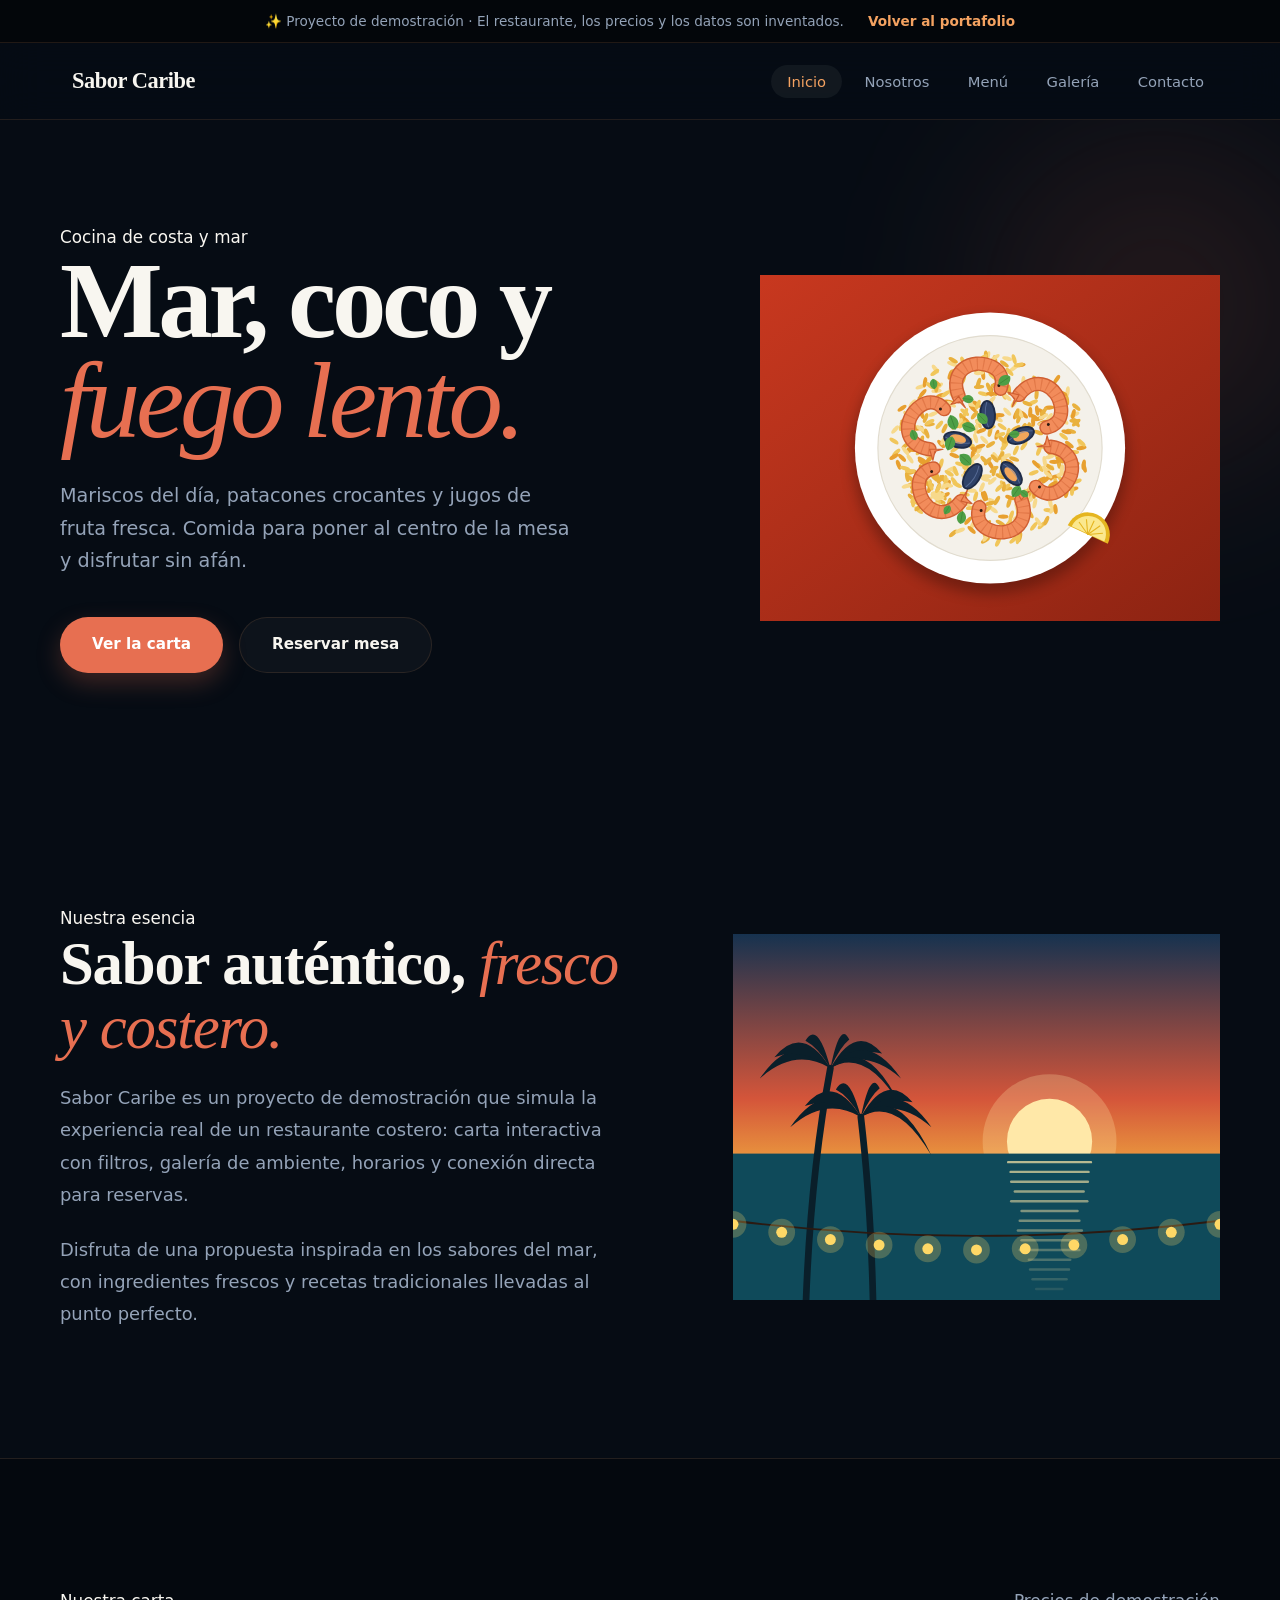
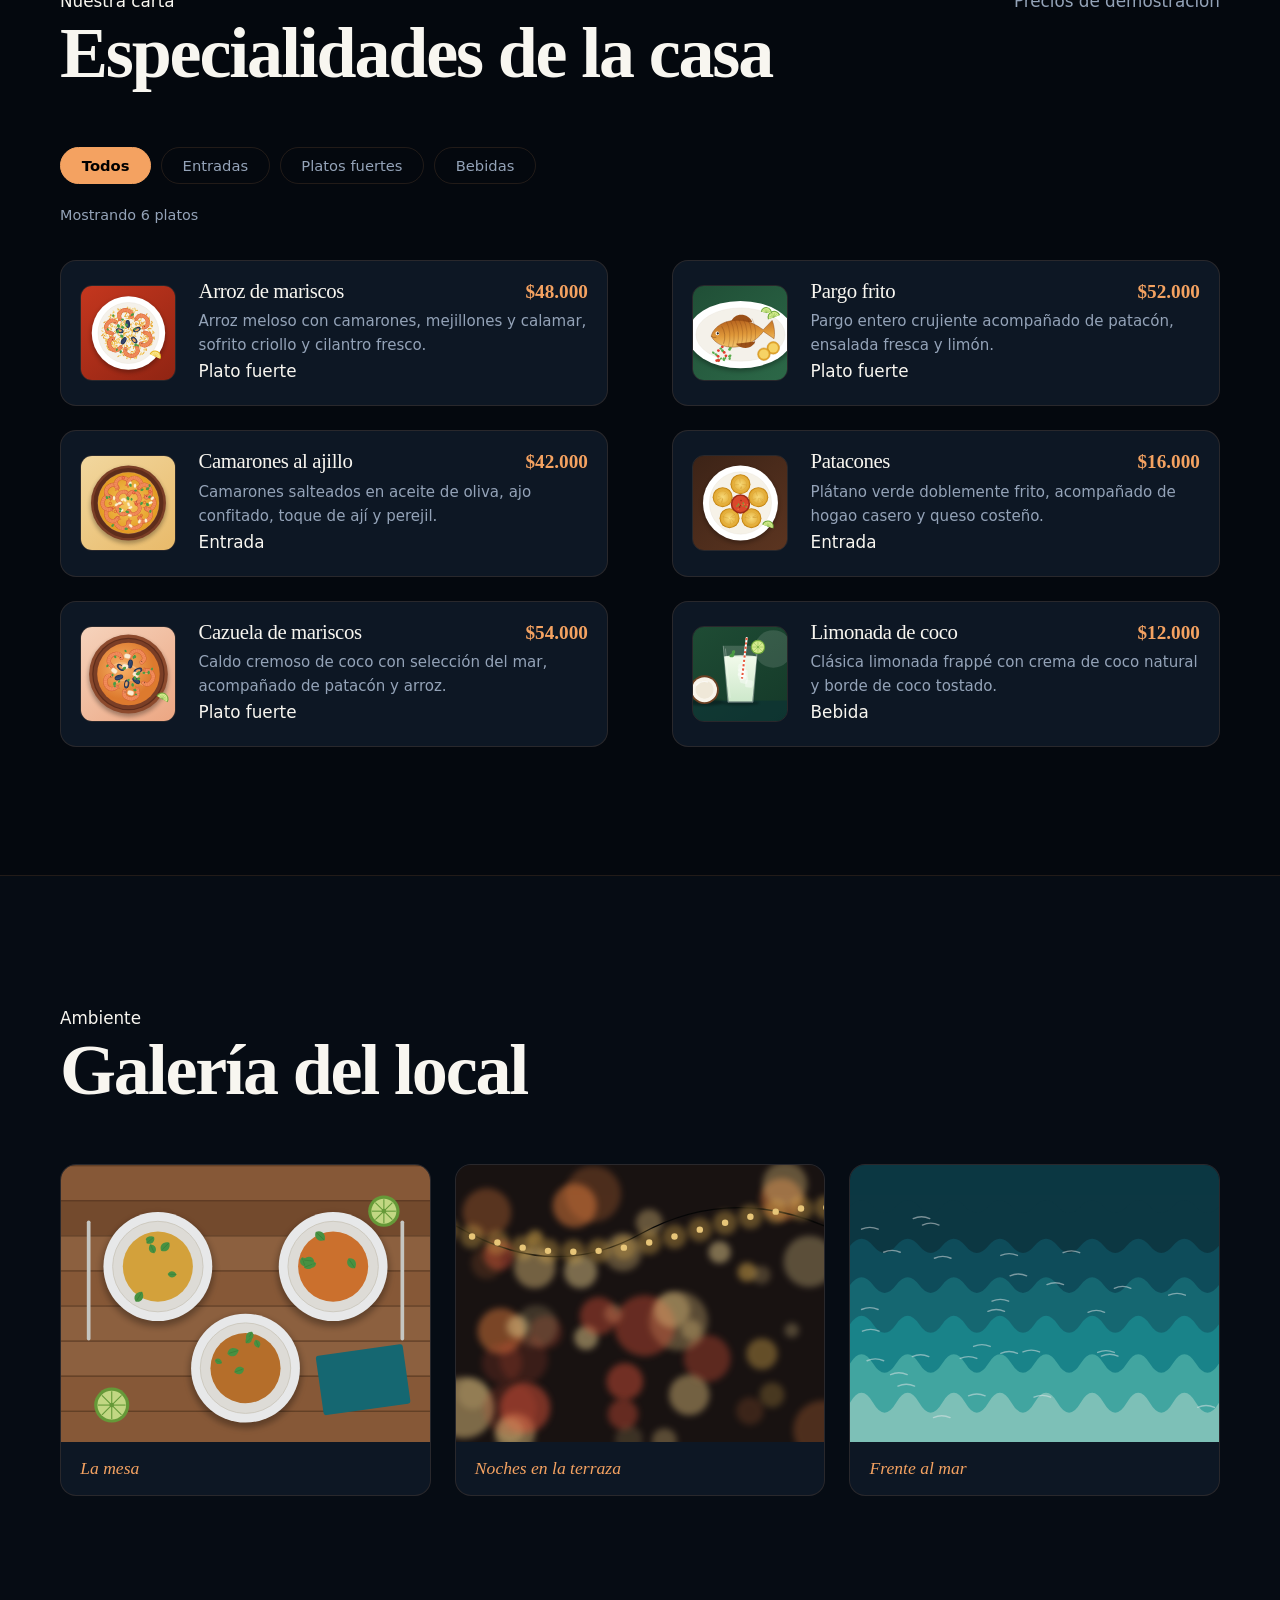
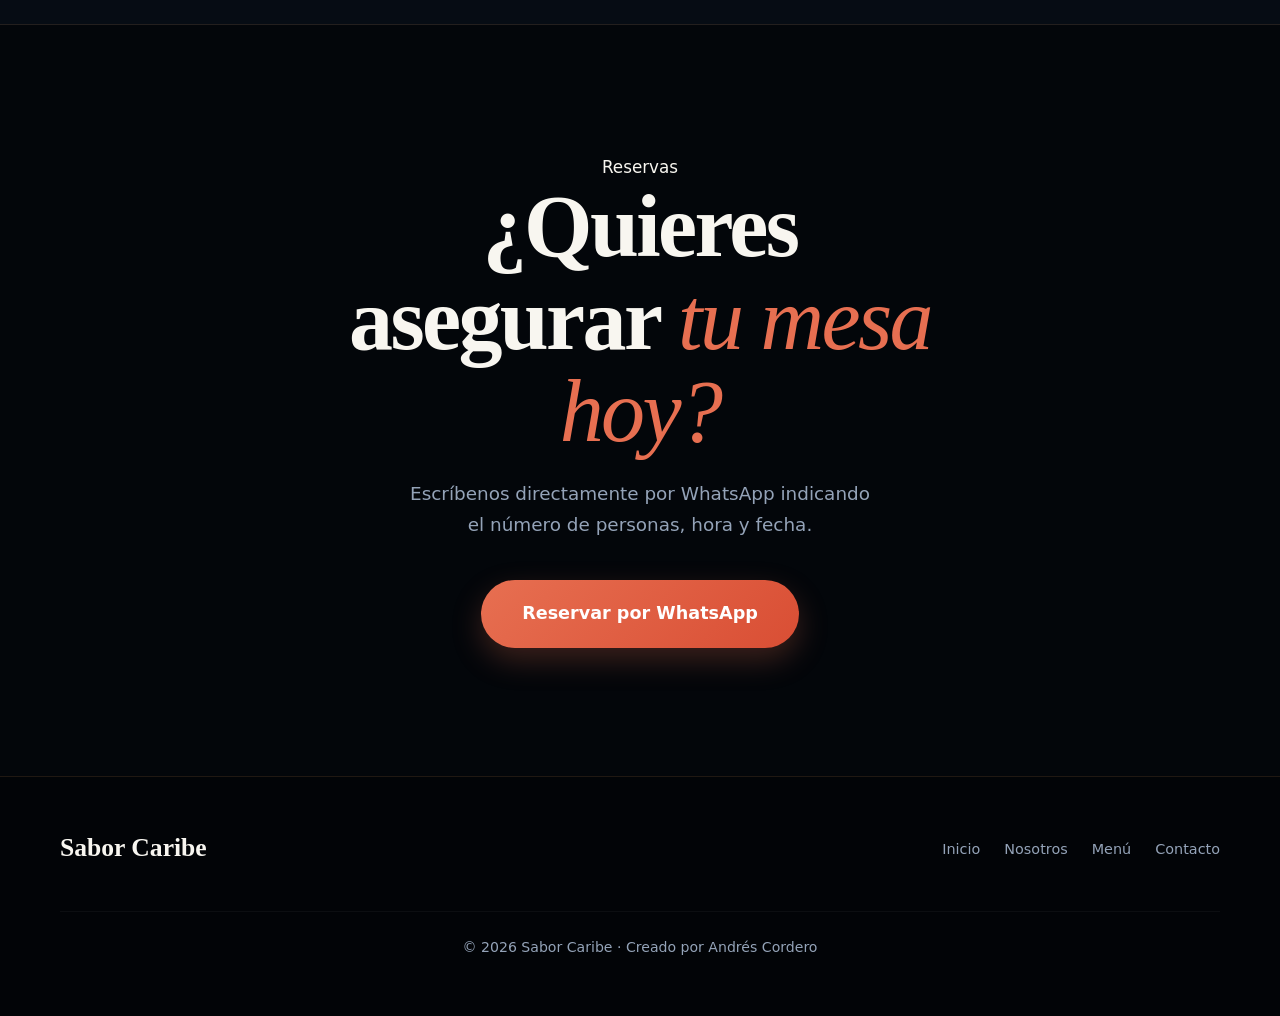
<file: proyectos/sabor-caribe/index.html>
<!DOCTYPE html>
<html lang="es">
<head>
  <meta charset="UTF-8">
  <meta name="viewport" content="width=device-width, initial-scale=1">
  <title>Sabor Caribe | Restaurante de comida caribeña (demo)</title>
  <meta name="description" content="Sabor Caribe: sitio de demostración para un restaurante de comida caribeña. Carta con filtros, galería, horarios y reservas por WhatsApp.">
  <meta name="theme-color" content="#fffaf3">
  <link rel="icon" href="assets/favicon.svg" type="image/svg+xml">

  <link rel="preconnect" href="https://fonts.googleapis.com">
  <link rel="preconnect" href="https://fonts.gstatic.com" crossorigin>
  <link href="https://fonts.googleapis.com/css2?family=Plus+Jakarta+Sans:wght@400;500;600;700&family=Playfair+Display:ital,wght@0,600;0,700;1,400&display=swap" rel="stylesheet">

  <link rel="stylesheet" href="style.css">
</head>
<body>
  <a class="skip-link" href="#contenido">Saltar al contenido</a>

  <div class="demo-bar">
    <p>✨ Proyecto de demostración · El restaurante, los precios y los datos son inventados.</p>
    <a href="../../portafolio/index.html">Volver al portafolio</a>
  </div>

  <!-- NAVBAR -->
  <header class="site-header">
    <div class="container header-inner">
      <a class="logo" href="#inicio">
        <span class="logo-dot"></span>
        <span>Sabor Caribe</span>
      </a>

      <button class="nav-toggle" type="button" aria-expanded="false" aria-controls="menu-principal" aria-label="Abrir menú">
        <span></span><span></span><span></span>
      </button>

      <nav class="nav" id="menu-principal">
        <ul class="nav-links">
          <li><a href="#inicio">Inicio</a></li>
          <li><a href="#nosotros">Nosotros</a></li>
          <li><a href="#menu">Menú</a></li>
          <li><a href="#galeria">Galería</a></li>
          <li><a href="#contacto">Contacto</a></li>
        </ul>
      </nav>
    </div>
  </header>

  <main id="contenido">

    <!-- HERO -->
    <section class="hero" id="inicio">
      <div class="container hero-inner">
        <div class="hero-text">
          <span class="badge">Cocina de costa y mar</span>
          <h1>Mar, coco y <em>fuego lento.</em></h1>
          <p class="hero-lead">Mariscos del día, patacones crocantes y jugos de fruta fresca. Comida para poner al centro de la mesa y disfrutar sin afán.</p>
          <div class="hero-actions">
            <a class="btn btn-primary" href="#menu">Ver la carta</a>
            <a class="btn btn-outline" href="#contacto">Reservar mesa</a>
          </div>
        </div>

        <div class="hero-visual">
          <div class="hero-card-img">
            <img src="assets/arroz-mariscos.svg" width="800" height="600" alt="Plato de arroz de mariscos">
          </div>
        </div>
      </div>
    </section>

    <!-- SOBRE NOSOTROS -->
    <section class="section about" id="nosotros">
      <div class="container about-grid">
        <div class="about-text">
          <span class="section-tag">Nuestra esencia</span>
          <h2>Sabor auténtico, <em>fresco y costero.</em></h2>
          <p>Sabor Caribe es un proyecto de demostración que simula la experiencia real de un restaurante costero: carta interactiva con filtros, galería de ambiente, horarios y conexión directa para reservas.</p>
          <p>Disfruta de una propuesta inspirada en los sabores del mar, con ingredientes frescos y recetas tradicionales llevadas al punto perfecto.</p>
        </div>
        <div class="about-image">
          <img src="assets/galeria-terraza.svg" width="800" height="600" loading="lazy" alt="Terraza del restaurante">
        </div>
      </div>
    </section>

    <!-- MENÚ -->
    <section class="section menu" id="menu">
      <div class="container">
        <div class="section-head">
          <div>
            <span class="section-tag">Nuestra carta</span>
            <h2>Especialidades de la casa</h2>
          </div>
          <p>Precios de demostración</p>
        </div>

        <div class="filters" role="group" aria-label="Filtros del menú">
          <button class="filter-btn is-active" type="button" data-filter="todos">Todos</button>
          <button class="filter-btn" type="button" data-filter="entradas">Entradas</button>
          <button class="filter-btn" type="button" data-filter="platos">Platos fuertes</button>
          <button class="filter-btn" type="button" data-filter="bebidas">Bebidas</button>
        </div>
        <p class="menu-count" id="menu-count" aria-live="polite"></p>

        <div class="menu-grid" id="menu-grid">
          <article class="dish-card" data-category="platos">
            <img src="assets/arroz-mariscos.svg" width="800" height="600" loading="lazy" alt="Arroz de mariscos">
            <div class="dish-body">
              <div class="dish-top">
                <h3>Arroz de mariscos</h3>
                <span class="price">$48.000</span>
              </div>
              <p>Arroz meloso con camarones, mejillones y calamar, sofrito criollo y cilantro fresco.</p>
              <span class="dish-tag">Plato fuerte</span>
            </div>
          </article>

          <article class="dish-card" data-category="platos">
            <img src="assets/pargo-frito.svg" width="800" height="600" loading="lazy" alt="Pargo frito">
            <div class="dish-body">
              <div class="dish-top">
                <h3>Pargo frito</h3>
                <span class="price">$52.000</span>
              </div>
              <p>Pargo entero crujiente acompañado de patacón, ensalada fresca y limón.</p>
              <span class="dish-tag">Plato fuerte</span>
            </div>
          </article>

          <article class="dish-card" data-category="entradas">
            <img src="assets/camarones-ajillo.svg" width="800" height="600" loading="lazy" alt="Camarones al ajillo">
            <div class="dish-body">
              <div class="dish-top">
                <h3>Camarones al ajillo</h3>
                <span class="price">$42.000</span>
              </div>
              <p>Camarones salteados en aceite de oliva, ajo confitado, toque de ají y perejil.</p>
              <span class="dish-tag">Entrada</span>
            </div>
          </article>

          <article class="dish-card" data-category="entradas">
            <img src="assets/patacones.svg" width="800" height="600" loading="lazy" alt="Patacones">
            <div class="dish-body">
              <div class="dish-top">
                <h3>Patacones</h3>
                <span class="price">$16.000</span>
              </div>
              <p>Plátano verde doblemente frito, acompañado de hogao casero y queso costeño.</p>
              <span class="dish-tag">Entrada</span>
            </div>
          </article>

          <article class="dish-card" data-category="platos">
            <img src="assets/cazuela-mariscos.svg" width="800" height="600" loading="lazy" alt="Cazuela de mariscos">
            <div class="dish-body">
              <div class="dish-top">
                <h3>Cazuela de mariscos</h3>
                <span class="price">$54.000</span>
              </div>
              <p>Caldo cremoso de coco con selección del mar, acompañado de patacón y arroz.</p>
              <span class="dish-tag">Plato fuerte</span>
            </div>
          </article>

          <article class="dish-card" data-category="bebidas">
            <img src="assets/limonada-coco.svg" width="800" height="600" loading="lazy" alt="Limonada de coco">
            <div class="dish-body">
              <div class="dish-top">
                <h3>Limonada de coco</h3>
                <span class="price">$12.000</span>
              </div>
              <p>Clásica limonada frappé con crema de coco natural y borde de coco tostado.</p>
              <span class="dish-tag">Bebida</span>
            </div>
          </article>
        </div>
      </div>
    </section>

    <!-- GALERÍA -->
    <section class="section gallery" id="galeria">
      <div class="container">
        <div class="section-head">
          <div>
            <span class="section-tag">Ambiente</span>
            <h2>Galería del local</h2>
          </div>
        </div>
        <div class="gallery-grid">
          <figure><img src="assets/galeria-mesa.svg" width="800" height="600" loading="lazy" alt="Mesa servida"><figcaption>La mesa</figcaption></figure>
          <figure><img src="assets/galeria-luces.svg" width="800" height="600" loading="lazy" alt="Luces nocturnas"><figcaption>Noches en la terraza</figcaption></figure>
          <figure><img src="assets/galeria-mar.svg" width="800" height="600" loading="lazy" alt="Olas del mar"><figcaption>Frente al mar</figcaption></figure>
        </div>
      </div>
    </section>

    <!-- CONTACTO / RESERVAS -->
    <section class="section contact" id="contacto">
      <div class="container contact-inner">
        <span class="section-tag">Reservas</span>
        <h2>¿Quieres asegurar <em>tu mesa hoy?</em></h2>
        <p>Escríbenos directamente por WhatsApp indicando el número de personas, hora y fecha.</p>
        <a class="btn btn-primary btn-whatsapp" id="whatsapp-btn" href="#contacto" target="_blank" rel="noopener">
          Reservar por WhatsApp
        </a>
      </div>
    </section>

  </main>

  <!-- FOOTER -->
  <footer class="site-footer">
    <div class="container footer-inner">
      <p class="footer-brand">Sabor Caribe</p>
      <ul class="footer-links">
        <li><a href="#inicio">Inicio</a></li>
        <li><a href="#nosotros">Nosotros</a></li>
        <li><a href="#menu">Menú</a></li>
        <li><a href="#contacto">Contacto</a></li>
      </ul>
      <p class="footer-small">© 2026 Sabor Caribe · Creado por Andrés Cordero</p>
    </div>
  </footer>

  <div class="toast" id="toast" role="status" aria-live="polite"></div>
  <script src="script.js"></script>
</body>
</html>
</file>
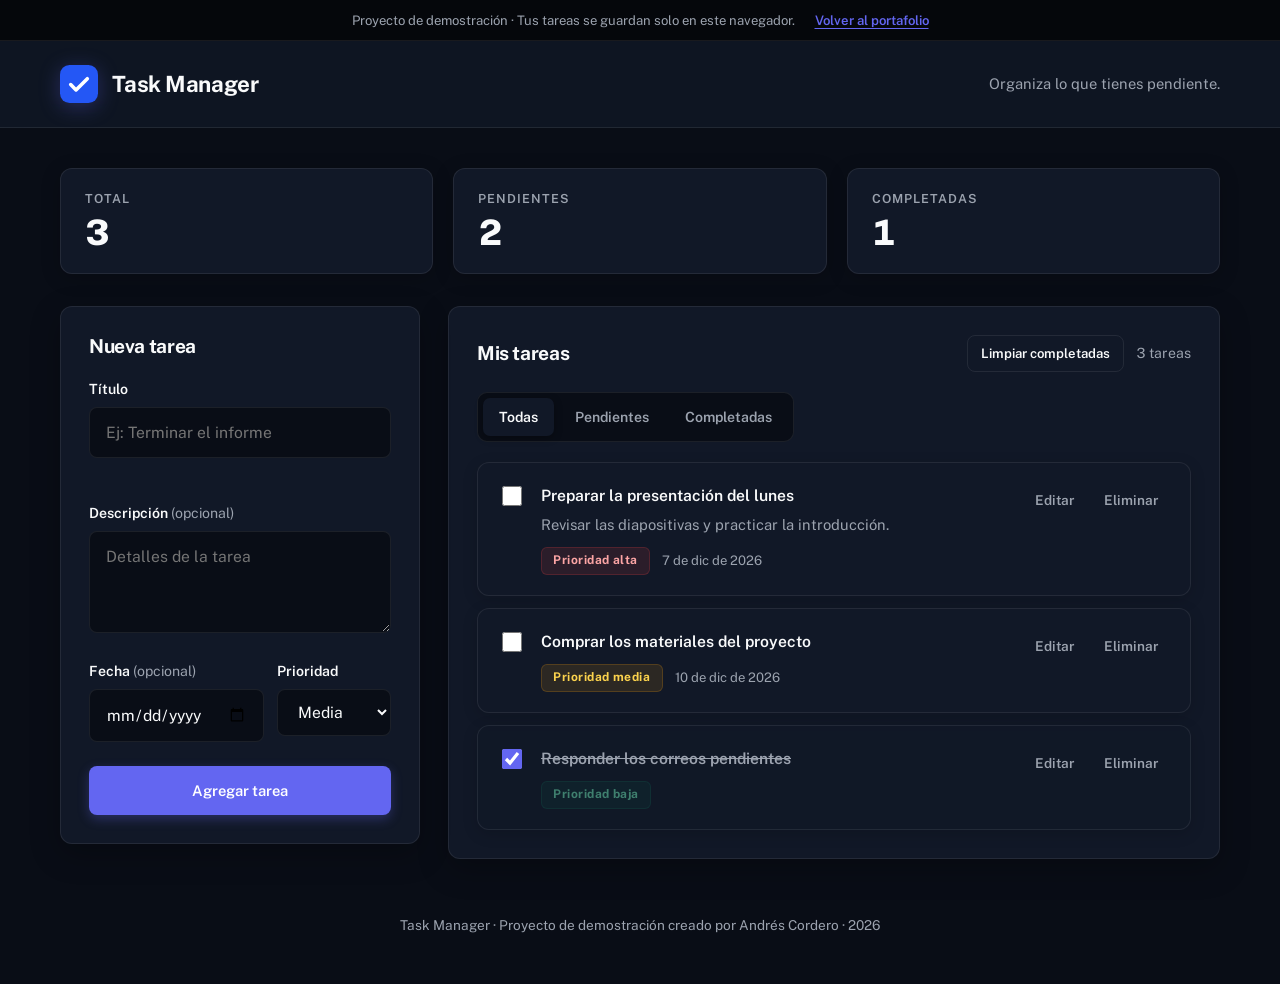
<file: proyectos/task-manager/index.html>
<!DOCTYPE html>
<html lang="es">
<head>
  <meta charset="UTF-8">
  <meta name="viewport" content="width=device-width, initial-scale=1">
  <title>Task Manager | Aplicación de tareas en JavaScript (demo)</title>
  <meta name="description" content="Task Manager: aplicación web de demostración para crear, editar, completar, filtrar y eliminar tareas. Guarda los datos en el navegador con LocalStorage.">
  <meta name="theme-color" content="#1b2430">
  <link rel="icon" href="assets/favicon.svg" type="image/svg+xml">

  <link rel="preconnect" href="https://fonts.googleapis.com">
  <link rel="preconnect" href="https://fonts.gstatic.com" crossorigin>
  <link href="https://fonts.googleapis.com/css2?family=Public+Sans:wght@400;500;600;700;800&display=swap" rel="stylesheet">

  <link rel="stylesheet" href="style.css">
</head>
<body>
  <div class="demo-bar">
    <p>Proyecto de demostración · Tus tareas se guardan solo en este navegador.</p>
    <a href="../../portafolio/index.html">Volver al portafolio</a>
  </div>

  <header class="app-header">
    <div class="container header-inner">
      <div class="brand">
        <svg class="brand-icon" viewBox="0 0 32 32" aria-hidden="true">
          <rect width="32" height="32" rx="8" fill="#2457f5"/>
          <path d="M9 16.5l4.5 4.5L23 11.5" fill="none" stroke="#fff" stroke-width="3" stroke-linecap="round" stroke-linejoin="round"/>
        </svg>
        <h1>Task Manager</h1>
      </div>
      <p class="header-text">Organiza lo que tienes pendiente.</p>
    </div>
  </header>

  <main class="container">

    <!-- Resumen -->
    <section class="summary" aria-label="Resumen de tareas">
      <div class="stat"><span class="stat-label">Total</span><strong id="stat-total">0</strong></div>
      <div class="stat"><span class="stat-label">Pendientes</span><strong id="stat-pending">0</strong></div>
      <div class="stat"><span class="stat-label">Completadas</span><strong id="stat-done">0</strong></div>
    </section>

    <div class="layout">

      <!-- Formulario (sirve para crear y para editar) -->
      <section class="card form-card" aria-labelledby="form-title">
        <h2 id="form-title">Nueva tarea</h2>

        <form id="task-form" novalidate>
          <div class="field">
            <label for="task-title">Título</label>
            <input type="text" id="task-title" maxlength="80" placeholder="Ej: Terminar el informe" aria-describedby="title-error">
            <p class="field-error" id="title-error" role="alert"></p>
          </div>

          <div class="field">
            <label for="task-description">Descripción <span class="optional">(opcional)</span></label>
            <textarea id="task-description" rows="3" maxlength="300" placeholder="Detalles de la tarea"></textarea>
          </div>

          <div class="field-row">
            <div class="field">
              <label for="task-date">Fecha <span class="optional">(opcional)</span></label>
              <input type="date" id="task-date">
            </div>
            <div class="field">
              <label for="task-priority">Prioridad</label>
              <select id="task-priority">
                <option value="baja">Baja</option>
                <option value="media" selected>Media</option>
                <option value="alta">Alta</option>
              </select>
            </div>
          </div>

          <div class="form-actions">
            <button type="submit" class="btn btn-primary" id="submit-btn">Agregar tarea</button>
            <button type="button" class="btn btn-ghost" id="cancel-btn" hidden>Cancelar</button>
          </div>
        </form>
      </section>

      <!-- Lista -->
      <section class="card list-card" aria-labelledby="list-title">
        <div class="list-head">
          <h2 id="list-title">Mis tareas</h2>
          <div class="list-actions">
            <button type="button" class="btn btn-ghost btn-small" id="clear-completed" hidden>Limpiar completadas</button>
            <p class="counter" id="counter" aria-live="polite"></p>
          </div>
        </div>

        <div class="filters" role="group" aria-label="Filtrar tareas">
          <button type="button" class="filter-btn is-active" data-filter="todas" aria-pressed="true">Todas</button>
          <button type="button" class="filter-btn" data-filter="pendientes" aria-pressed="false">Pendientes</button>
          <button type="button" class="filter-btn" data-filter="completadas" aria-pressed="false">Completadas</button>
        </div>

        <ul class="task-list" id="task-list"></ul>
        <p class="empty" id="empty-message" hidden></p>
      </section>

    </div>
  </main>

  <footer class="site-footer container">
    <p>Task Manager · Proyecto de demostración creado por Andrés Cordero · <span id="year">2026</span></p>
  </footer>

  <script src="script.js"></script>
</body>
</html>
</file>
<file: portafolio/style.css>
/* ==========================================================
   PORTAFOLIO DE ANDRÉS CORDERO · Style Apple Dark Minimal
   Estilo: Apple Aesthetic / Minimal / Púrpura Sofisticado
   ========================================================== */

/* ---------- 1. VARIABLES ---------- */
:root {
  --bg-main: #0b0b0f;          /* Fondo oscuro profundo mate */
  --bg-card: #14141b;          /* Tarjeta oscura elegante */
  --bg-card-hover: #1a1a24;    /* Hover sutil de tarjeta */
  
  --border: rgba(255, 255, 255, 0.08);       /* Borde suave tipo Apple */
  --border-hover: rgba(255, 255, 255, 0.2); /* Borde hover nítido */
  
  --text-main: #f5f5f7;        /* Blanco Apple sólido y limpio */
  --text-muted: #86868b;       /* Gris Apple neutro */
  --text-sub: #a1a1a6;         /* Gris secundario para párrafos */
  
  --primary: #9d4edd;          /* Violeta elegante y sofisticado */
  --primary-hover: #b366ff;    /* Hover de botón primario */
  --accent-light: rgba(157, 78, 221, 0.1); /* Fondo sutil para tags */

  --font-body: "Instrument Sans", -apple-system, BlinkMacSystemFont, "SF Pro Display", "SF Pro Text", "Segoe UI", Roboto, sans-serif;
  --font-code: "JetBrains Mono", monospace;

  --radius: 14px;
  --header-height: 64px;
}

/* ---------- 2. BASE ---------- */
*, *::before, *::after { box-sizing: border-box; }

html { scroll-behavior: smooth; scroll-padding-top: calc(var(--header-height) + 16px); }

body {
  margin: 0;
  font-family: var(--font-body);
  font-size: 1.05rem;
  line-height: 1.6;
  color: var(--text-main);
  background: var(--bg-main);
  -webkit-font-smoothing: antialiased;
  -moz-osx-font-smoothing: grayscale;
}

img { display: block; max-width: 100%; height: auto; }
a { color: inherit; text-decoration: none; }
h1, h2, h3 { margin: 0; font-weight: 600; line-height: 1.1; letter-spacing: -0.02em; color: var(--text-main); }
p { margin: 0; color: var(--text-sub); text-wrap: pretty; }
ul, ol { list-style: none; margin: 0; padding: 0; }
[hidden] { display: none !important; }

.container { width: min(1120px, 100% - 3rem); margin-inline: auto; }
:focus-visible { outline: 2px solid var(--primary); outline-offset: 4px; }

.skip-link {
  position: absolute; left: 1rem; top: -4rem; z-index: 100;
  padding: 0.6rem 1.2rem; background: var(--text-main); color: #000; font-weight: 600;
  border-radius: 8px;
}
.skip-link:focus { top: 1rem; }

/* ---------- 3. COMPONENTES ---------- */
.btn {
  display: inline-flex; align-items: center; justify-content: center;
  padding: 0.75rem 1.5rem; border-radius: 999px; font-weight: 500; font-size: 0.95rem;
  transition: all 0.2s cubic-bezier(0.16, 1, 0.3, 1); cursor: pointer;
}
.btn:active { transform: scale(0.98); }

.btn-primary {
  background: var(--text-main);
  color: #000000;
}
.btn-primary:hover {
  background: #ffffff;
  transform: translateY(-1px);
  box-shadow: 0 4px 20px rgba(255, 255, 255, 0.15);
}

.btn-outline {
  background: rgba(255, 255, 255, 0.05);
  color: var(--text-main);
  border: 1px solid var(--border);
}
.btn-outline:hover {
  background: rgba(255, 255, 255, 0.1);
  border-color: var(--border-hover);
  transform: translateY(-1px);
}

.btn-small { padding: 0.45rem 1rem; font-size: 0.88rem; }

.section {
  padding-block: clamp(3rem, 6vw, 5rem);
  border-bottom: 1px solid var(--border);
}
.section h2 { font-size: clamp(2rem, 4vw, 3rem); letter-spacing: -0.03em; color: var(--text-main); }
.section-head { display: flex; flex-wrap: wrap; align-items: baseline; justify-content: space-between; gap: 0.5rem 2rem; margin-bottom: 2rem; }
.section-head p { color: var(--text-muted); font-size: 1.1rem; }
.two-col { display: grid; grid-template-columns: 4fr 8fr; gap: clamp(2rem, 5vw, 4rem); align-items: start; }

.dot { width: 8px; height: 8px; border-radius: 50%; display: inline-block; }

.toast {
  position: fixed; left: 50%; bottom: 2rem; z-index: 200; width: min(92vw, 400px);
  padding: 0.9rem 1.3rem; border-radius: 12px; background: rgba(20, 20, 27, 0.9);
  color: var(--text-main); font-size: 0.92rem; text-align: center;
  border: 1px solid var(--border-hover); backdrop-filter: blur(20px);
  box-shadow: 0 20px 40px rgba(0,0,0,0.5);
  transform: translate(-50%, 2rem); opacity: 0; pointer-events: none;
  transition: all 0.3s cubic-bezier(0.16, 1, 0.3, 1);
}
.toast.is-visible { opacity: 1; transform: translate(-50%, 0); }

/* ---------- 4. SECCIONES ---------- */

/* Navbar */
.site-header {
  position: sticky; top: 0; z-index: 50;
  background: rgba(11, 11, 15, 0.75);
  backdrop-filter: blur(20px);
  -webkit-backdrop-filter: blur(20px);
  border-bottom: 1px solid var(--border);
  transition: border-color 0.2s ease;
}
.site-header.is-scrolled { border-bottom-color: var(--border-hover); }
.header-inner { display: flex; align-items: center; justify-content: space-between; min-height: var(--header-height); }
.logo { font-size: 1.15rem; font-weight: 600; letter-spacing: -0.01em; color: var(--text-main); }

.nav-links { display: flex; gap: 0.2rem; }
.nav-links a {
  padding: 0.45rem 0.85rem; font-size: 0.9rem; font-weight: 500;
  color: var(--text-muted); border-radius: 8px;
  transition: all 0.2s ease;
}
.nav-links a:hover, .nav-links a.is-active { color: var(--text-main); background: rgba(255, 255, 255, 0.06); }

.nav-toggle { display: none; width: 40px; height: 40px; padding: 0; border: 0; background: transparent; cursor: pointer; }
.nav-toggle span { display: block; width: 20px; height: 2px; margin: 5px auto; background: var(--text-main); transition: all 0.25s ease; }

/* Inicio (Hero) */
.hero {
  padding-block: clamp(4rem, 8vw, 6rem);
  position: relative;
}
.hero-inner { display: grid; grid-template-columns: 1.1fr 0.9fr; align-items: center; gap: clamp(2.5rem, 5vw, 4.5rem); }
.hero h1 { font-size: clamp(3.5rem, 8vw, 6.2rem); letter-spacing: -0.04em; color: var(--text-main); }
.hero-role { margin-top: 1.2rem; font-size: clamp(1.2rem, 2vw, 1.4rem); font-weight: 500; color: var(--primary); }
.hero-study { display: inline-flex; align-items: center; gap: 0.5rem; margin-top: 0.8rem; padding: 0.3rem 0.8rem; border: 1px solid var(--border); border-radius: 999px; background: rgba(255, 255, 255, 0.03); font: 400 0.82rem var(--font-code); color: var(--text-muted); }
.hero-lead { margin-top: 1.5rem; font-size: 1.15rem; max-width: 32rem; line-height: 1.6; color: var(--text-sub); }
.hero-actions { display: flex; flex-wrap: wrap; gap: 0.8rem; margin-top: 2.2rem; }

/* Terminal decorativa estilo Apple macOS */
.terminal {
  border-radius: var(--radius);
  background: #121217;
  border: 1px solid var(--border);
  box-shadow: 0 20px 40px rgba(0, 0, 0, 0.4);
  overflow: hidden;
}
.terminal-bar { display: flex; align-items: center; gap: 0.45rem; padding: 0.75rem 1rem; background: #181820; border-bottom: 1px solid var(--border); }
.terminal-bar .dot { width: 10px; height: 10px; border-radius: 50%; }
.terminal-bar .dot:nth-child(1) { background: #ff5f57; }
.terminal-bar .dot:nth-child(2) { background: #febc2e; }
.terminal-bar .dot:nth-child(3) { background: #28c840; }
.terminal-title { margin-left: 0.5rem; font: 400 0.78rem var(--font-code); color: var(--text-muted); }
.terminal-body { margin: 0; padding: 1.4rem; font: 400 0.86rem/1.8 var(--font-code); overflow-x: auto; color: #d1d1d6; }
.prompt { color: var(--primary); font-weight: 600; }
.key { color: var(--text-sub); }
.ok { color: #34c759; }
.cursor { display: inline-block; width: 0.5em; height: 1.1em; background: var(--primary); vertical-align: text-bottom; animation: blink 1s infinite; }
@keyframes blink { 50% { opacity: 0; } }

/* Sobre mí */
.about-text p { font-size: 1.1rem; line-height: 1.7; color: var(--text-sub); }
.about-text p + p { margin-top: 1.2rem; }

/* Formación */
.edu-grid { display: grid; grid-template-columns: repeat(2, minmax(0, 1fr)); gap: 1.25rem; }
.edu-card {
  padding: 1.8rem; border-radius: var(--radius);
  background: var(--bg-card); border: 1px solid var(--border);
  transition: all 0.2s ease;
}
.edu-card:hover { border-color: var(--border-hover); transform: translateY(-2px); }
.edu-main { grid-column: 1 / -1; }
.edu-meta { display: flex; justify-content: space-between; align-items: center; gap: 1rem; margin-bottom: 0.8rem; font: 400 0.82rem var(--font-code); color: var(--text-muted); }
.status { padding: 0.2rem 0.6rem; border-radius: 999px; background: rgba(255, 255, 255, 0.06); color: var(--text-main); font-weight: 500; }
.status-live { background: var(--accent-light); color: var(--primary); border: 1px solid rgba(157, 78, 221, 0.3); }
.edu-card h3 { font-size: 1.3rem; color: var(--text-main); }
.edu-sub { margin-top: 0.3rem; color: var(--primary); font-weight: 500; }
.edu-topics { columns: 2; column-gap: 2rem; margin-top: 1.2rem; }
.edu-topics li { position: relative; padding-left: 1.2rem; margin-bottom: 0.6rem; font-size: 0.92rem; color: var(--text-sub); }
.edu-topics li::before { content: "•"; position: absolute; left: 0; color: var(--primary); font-weight: bold; }

/* Servicios */
.spec-grid { display: grid; grid-template-columns: repeat(2, minmax(0, 1fr)); gap: 1.25rem; }
.spec-cell {
  padding: 2rem; border-radius: var(--radius); background: var(--bg-card);
  border: 1px solid var(--border); transition: all 0.25s ease;
}
.spec-cell:hover { border-color: var(--border-hover); transform: translateY(-3px); background: var(--bg-card-hover); }
.icon { width: 32px; height: 32px; margin-bottom: 1rem; stroke: var(--primary); fill: none; stroke-width: 1.75; }
.spec-cell h3 { font-size: 1.2rem; color: var(--text-main); }
.spec-cell p { margin-top: 0.4rem; font-size: 0.95rem; }

/* Tecnologías */
.chips { display: flex; flex-wrap: wrap; gap: 0.6rem; }
.chips li {
  padding: 0.45rem 1rem; border-radius: 999px; background: var(--bg-card);
  border: 1px solid var(--border); font: 500 0.88rem var(--font-code); color: var(--text-main);
  transition: all 0.2s ease;
}
.chips li:hover { border-color: var(--primary); color: var(--primary); transform: translateY(-1px); }

/* Proyectos */
.projects-grid { display: grid; grid-template-columns: repeat(3, minmax(0, 1fr)); gap: 1.5rem; }
.project-card {
  display: flex; flex-direction: column; overflow: hidden;
  border-radius: var(--radius); background: var(--bg-card);
  border: 1px solid var(--border); transition: all 0.25s cubic-bezier(0.16, 1, 0.3, 1);
}
.project-card:hover { border-color: var(--border-hover); transform: translateY(-4px); box-shadow: 0 15px 30px rgba(0,0,0,0.3); }
.window-bar { display: flex; align-items: center; gap: 0.4rem; padding: 0.6rem 0.9rem; background: #101015; border-bottom: 1px solid var(--border); }
.window-bar .dot { width: 8px; height: 8px; background: #3a3a44; }
.window-title { margin-left: 0.4rem; font: 400 0.76rem var(--font-code); color: var(--text-muted); }
.project-card img { width: 100%; aspect-ratio: 16 / 10; object-fit: cover; object-position: top; border-bottom: 1px solid var(--border); opacity: 0.9; transition: opacity 0.2s ease; }
.project-card:hover img { opacity: 1; }
.project-body { display: flex; flex: 1; flex-direction: column; padding: 1.4rem; }
.project-body h3 { font-size: 1.25rem; }
.project-body > p { margin-top: 0.4rem; font-size: 0.92rem; }
.tags { display: flex; flex-wrap: wrap; gap: 0.4rem; margin-top: 1.2rem; }
.tags li { padding: 0.15rem 0.6rem; border-radius: 999px; font: 400 0.75rem var(--font-code); color: var(--primary); background: var(--accent-light); }
.project-links { display: flex; gap: 0.6rem; margin-top: auto; padding-top: 1.4rem; }

/* Proceso */
.steps { display: grid; grid-template-columns: repeat(2, minmax(0, 1fr)); gap: 1.25rem; counter-reset: step; }
.steps li {
  padding: 1.6rem; border-radius: var(--radius); background: var(--bg-card);
  border: 1px solid var(--border); position: relative; counter-increment: step;
}
.steps li::before {
  content: "0" counter(step); font: 600 1.5rem var(--font-code); color: var(--primary);
  display: block; margin-bottom: 0.4rem;
}
.steps h3 { font-size: 1.1rem; color: var(--text-main); }
.steps p { margin-top: 0.3rem; font-size: 0.9rem; }

/* Contacto */
.contact { background: #08080b; border-bottom: 0; }
.contact h2 { color: var(--text-main); }
.contact-list { display: grid; grid-template-columns: repeat(3, minmax(0, 1fr)); gap: 1.2rem; margin-top: 2.5rem; }
.contact-btn {
  display: flex; align-items: center; gap: 1rem; padding: 1.2rem;
  border-radius: var(--radius); background: var(--bg-card); border: 1px solid var(--border);
  transition: all 0.2s ease;
}
.contact-btn:hover { border-color: var(--primary); background: var(--bg-card-hover); transform: translateY(-2px); }
.contact-btn svg { width: 22px; height: 22px; fill: var(--primary); }
.contact-btn strong { display: block; color: var(--text-main); font-size: 0.98rem; }
.contact-btn small { color: var(--text-muted); font-size: 0.84rem; }

/* Footer */
.site-footer { background: #050507; padding-block: 3rem; border-top: 1px solid var(--border); }
.footer-inner { display: flex; flex-wrap: wrap; justify-content: space-between; align-items: center; gap: 1.5rem; }
.footer-name { font-size: 1.1rem; font-weight: 600; color: var(--text-main); }
.footer-links { display: flex; gap: 1.2rem; }
.footer-links a { color: var(--text-muted); font-size: 0.88rem; transition: color 0.2s ease; }
.footer-links a:hover { color: var(--text-main); }
.footer-copy { width: 100%; text-align: center; margin-top: 1.5rem; padding-top: 1.5rem; border-top: 1px solid rgba(255, 255, 255, 0.04); font-size: 0.84rem; color: var(--text-muted); }

/* Responsive */
@media (max-width: 968px) {
  .hero-inner, .two-col { grid-template-columns: 1fr; gap: 2.5rem; }
  .edu-grid, .spec-grid, .steps { grid-template-columns: 1fr; }
  .edu-main { grid-column: auto; }
  .projects-grid, .contact-list { grid-template-columns: repeat(2, minmax(0, 1fr)); }
}

@media (max-width: 640px) {
  .projects-grid, .contact-list { grid-template-columns: 1fr; }
  .nav-toggle { display: block; }
  .nav {
    position: fixed; inset: 0; top: var(--header-height);
    background: var(--bg-main); padding: 2rem; border-bottom: 1px solid var(--border);
    transform: translateY(-100%); opacity: 0; visibility: hidden; transition: all 0.3s ease;
  }
  .nav-toggle[aria-expanded="true"] + .nav { transform: translateY(0); opacity: 1; visibility: visible; }
  .nav-links { flex-direction: column; gap: 0.8rem; }
  .nav-links a { font-size: 1.1rem; padding: 0.8rem; }
}
</file>
<file: proyectos/daniela-photography/style.css>
/* ==========================================================
   DANIELA PHOTOGRAPHY · Cinematic Dark Editorial
   Estilo: High-End Photography Studio / Minimal Dark Gallery
   ========================================================== */

/* ---------- 1. VARIABLES ---------- */
:root {
  --paper: #0c0c0e;          /* Fondo negro carbón profundo */
  --surface: #141418;        /* Superficie de tarjetas y contenedores */
  --ink: #fafaf9;            /* Blanco cálido para texto principal */
  --grey: #a1a1aa;           /* Gris neutro secundario */
  --line: rgba(255, 255, 255, 0.08); /* Líneas divisorias sutiles */
  --gold: #d4b28c;           /* Acento champagne dorado elegante */
  --error: #f87171;

  --font-display: "Bodoni Moda", "Didot", Georgia, serif;
  --font-body: "Jost", "Helvetica Neue", Arial, sans-serif;

  --gutter: clamp(1.5rem, 5vw, 5rem);
  --ease: cubic-bezier(0.16, 1, 0.3, 1);
}

/* ---------- 2. BASE ---------- */
*, *::before, *::after { box-sizing: border-box; }

html { scroll-behavior: smooth; scroll-padding-top: 5rem; }

body {
  margin: 0;
  font-family: var(--font-body);
  font-size: 1.05rem;
  font-weight: 400;
  line-height: 1.65;
  color: var(--ink);
  background: var(--paper);
  -webkit-font-smoothing: antialiased;
}

body.no-scroll { overflow: hidden; }

img { display: block; max-width: 100%; height: auto; }
a { color: inherit; text-decoration: none; }
h1, h2, h3 { font-family: var(--font-display); font-weight: 400; margin: 0; text-wrap: balance; }
p { margin: 0; text-wrap: pretty; }
ul { list-style: none; margin: 0; padding: 0; }
figure { margin: 0; }
[hidden] { display: none !important; }

:focus-visible { outline: 2px solid var(--gold); outline-offset: 4px; }

.skip-link {
  position: absolute; left: 1rem; top: -4rem; z-index: 100;
  background: var(--gold); color: #000; padding: 0.6rem 1rem; font-weight: 600;
}
.skip-link:focus { top: 1rem; }

/* ---------- 3. COMPONENTES ---------- */
.btn {
  display: inline-block; padding: 1.1rem 2.6rem; border: 1px solid var(--gold);
  background: var(--gold); color: #0c0c0e;
  font: 500 0.82rem var(--font-body); letter-spacing: 0.18em; text-transform: uppercase; cursor: pointer;
  transition: all 0.3s var(--ease);
}
.btn:hover { background: transparent; color: var(--gold); transform: translateY(-2px); }

.section { padding: clamp(5rem, 11vw, 9.5rem) var(--gutter) 0; }
.section-head {
  display: flex; flex-wrap: wrap; align-items: flex-end; justify-content: space-between;
  gap: 1.5rem 3rem; margin-bottom: clamp(2rem, 5vw, 3.5rem); padding-bottom: 1.5rem;
  border-bottom: 1px solid var(--line);
}
.section h2, .about-text h2 { font-size: clamp(2.8rem, 7vw, 5rem); line-height: 1; letter-spacing: -0.015em; color: var(--ink); }

/* ---------- 4. SECCIONES ---------- */

/* Aviso de demostración */
.demo-bar {
  display: flex; flex-wrap: wrap; justify-content: center; gap: 0.2rem 1.25rem;
  padding: 0.6rem 1rem; background: #18181c; color: var(--grey);
  font-size: 0.8rem; letter-spacing: 0.04em; text-align: center;
  border-bottom: 1px solid var(--line);
}
.demo-bar a { color: var(--gold); font-weight: 500; text-decoration: underline; text-underline-offset: 3px; }

/* Navbar */
.site-header {
  position: sticky; top: 0; z-index: 50;
  background: rgba(12, 12, 14, 0.85); backdrop-filter: blur(16px);
  -webkit-backdrop-filter: blur(16px);
  border-bottom: 1px solid var(--line); transition: border-color 0.3s ease;
}
.site-header.is-scrolled { border-bottom-color: rgba(255, 255, 255, 0.15); }
.header-inner { display: flex; align-items: center; justify-content: space-between; min-height: 4.5rem; padding-inline: var(--gutter); }

.wordmark { font: 400 1.4rem var(--font-display); letter-spacing: 0.02em; color: var(--ink); }

.nav-links { display: flex; gap: clamp(1.25rem, 3vw, 2.5rem); }
.nav-links a { position: relative; font-size: 0.78rem; font-weight: 500; letter-spacing: 0.18em; text-transform: uppercase; color: var(--grey); padding: 0.3rem 0; transition: color 0.25s ease; }
.nav-links a::after {
  content: ""; position: absolute; left: 0; right: 0; bottom: 0; height: 1px; background: var(--gold);
  transform: scaleX(0); transform-origin: left; transition: transform 0.35s var(--ease);
}
.nav-links a:hover { color: var(--ink); }
.nav-links a:hover::after { transform: scaleX(1); }

.nav-toggle { display: none; width: 44px; height: 44px; padding: 0; border: 0; background: transparent; cursor: pointer; }
.nav-toggle span { display: block; width: 26px; height: 1.5px; margin: 7px auto; background: var(--ink); transition: transform 0.3s ease; }
.nav-toggle[aria-expanded="true"] span:nth-child(1) { transform: translateY(4.25px) rotate(45deg); }
.nav-toggle[aria-expanded="true"] span:nth-child(2) { transform: translateY(-4.25px) rotate(-45deg); }

/* Hero */
.hero {
  display: grid; grid-template-columns: 1fr 1fr; align-items: center; gap: clamp(2rem, 6vw, 6rem);
  min-height: calc(100svh - 7rem); padding: clamp(2.5rem, 6vw, 5rem) var(--gutter) 2rem;
}
.hero h1 { line-height: 0.9; }
.hero-name { display: block; font-size: clamp(4rem, 11.5vw, 10rem); letter-spacing: -0.03em; color: var(--ink); }
.hero-role { display: block; margin-top: 1.6rem; font: 400 clamp(0.8rem, 1.3vw, 0.95rem) var(--font-body); letter-spacing: 0.4em; text-transform: uppercase; color: var(--gold); }
.hero-phrase { max-width: 24rem; margin: 2.5rem 0 2.25rem; color: var(--grey); font-size: 1.15rem; }

.hero-images { position: relative; justify-self: end; width: min(100%, 520px); padding-bottom: 12%; }
.hero-main { aspect-ratio: 4 / 5; overflow: hidden; background: var(--surface); border-radius: 4px; box-shadow: 0 20px 40px rgba(0,0,0,0.5); }
.hero-main img, .hero-second img { width: 100%; height: 100%; object-fit: cover; opacity: 0.92; transition: opacity 0.3s ease; }
.hero-main img:hover { opacity: 1; }
.hero-second {
  position: absolute; left: -17%; bottom: 0; width: 52%; aspect-ratio: 3 / 2; overflow: hidden;
  border: 4px solid var(--paper); background: var(--surface); border-radius: 4px; box-shadow: 0 15px 30px rgba(0,0,0,0.4);
}
.hero-caption { margin-top: 0.9rem; text-align: right; font-size: 0.78rem; letter-spacing: 0.08em; text-transform: uppercase; color: var(--grey); }

/* Animaciones Hero */
.hero-main { clip-path: inset(0 0 100% 0); animation: reveal-down 1.2s var(--ease) 0.15s forwards; }
.hero-second { clip-path: inset(0 100% 0 0); animation: reveal-right 1s var(--ease) 0.8s forwards; }
.hero-name, .hero-role, .hero-phrase, .hero-copy .btn { animation: rise 0.9s var(--ease) both; }
.hero-role { animation-delay: 0.12s; }
.hero-phrase { animation-delay: 0.24s; }
.hero-copy .btn { animation-delay: 0.36s; }

@keyframes reveal-down { to { clip-path: inset(0); } }
@keyframes reveal-right { to { clip-path: inset(0); } }
@keyframes rise { from { opacity: 0; transform: translateY(22px); } to { opacity: 1; transform: none; } }

/* Filtros */
.filters { display: flex; flex-wrap: wrap; gap: 0.35rem 1.9rem; }
.filter-btn {
  padding: 0.3rem 0; border: 0; border-bottom: 1px solid transparent; background: none; cursor: pointer;
  font: 400 0.8rem var(--font-body); letter-spacing: 0.16em; text-transform: uppercase; color: var(--grey); transition: color 0.25s ease, border-color 0.25s ease;
}
.filter-btn:hover { color: var(--ink); }
.filter-btn.is-active { color: var(--gold); border-bottom-color: var(--gold); }

/* Galería */
.gallery { columns: 3; column-gap: 1.5rem; }
.photo { break-inside: avoid; margin-bottom: 1.5rem; animation: fade-in 0.5s ease both; }
.photo-btn {
  position: relative; display: block; width: 100%; padding: 0; border: 0; overflow: hidden;
  background: var(--surface); cursor: zoom-in; color: #fff; text-align: left; border-radius: 6px;
  box-shadow: 0 10px 30px rgba(0,0,0,0.3); transition: transform 0.4s var(--ease), box-shadow 0.4s ease;
}
.photo-btn img { width: 100%; height: auto; opacity: 0.9; transition: transform 0.8s var(--ease), opacity 0.3s ease; }
.photo-btn:hover { transform: translateY(-4px); box-shadow: 0 20px 40px rgba(0,0,0,0.5); }
.photo-btn:hover img { transform: scale(1.03); opacity: 1; }
.photo-caption {
  position: absolute; inset: auto 0 0 0; display: flex; justify-content: space-between; gap: 1rem;
  padding: 3rem 1.2rem 1.2rem; font: 400 0.82rem var(--font-body); letter-spacing: 0.08em; text-transform: uppercase;
  background: linear-gradient(transparent, rgba(12, 12, 14, 0.85));
  opacity: 0; transform: translateY(8px); transition: opacity 0.35s ease, transform 0.35s ease;
}
.photo-btn:hover .photo-caption, .photo-btn:focus-visible .photo-caption { opacity: 1; transform: none; }
.photo-caption span:last-child { color: var(--gold); }

@keyframes fade-in { from { opacity: 0; } to { opacity: 1; } }

/* Servicios */
.service {
  display: grid; grid-template-columns: 1fr 1.2fr; gap: 1rem 3rem; align-items: baseline;
  padding: 2.5rem 0; border-top: 1px solid var(--line); transition: padding-left 0.4s var(--ease), background 0.3s ease;
}
.service:last-child { border-bottom: 1px solid var(--line); }
.service:hover { padding-left: 1rem; background: rgba(255, 255, 255, 0.01); }
.service h3 { font-size: clamp(1.8rem, 3.4vw, 2.6rem); line-height: 1.1; letter-spacing: -0.01em; color: var(--ink); }
.service p { color: var(--grey); max-width: 34rem; }

/* Sobre mí */
.about { display: grid; grid-template-columns: 5fr 6fr; align-items: center; gap: clamp(2rem, 7vw, 7rem); }
.about-image { aspect-ratio: 4 / 5; overflow: hidden; background: var(--surface); border-radius: 6px; box-shadow: 0 20px 40px rgba(0,0,0,0.4); }
.about-image img { width: 100%; height: 100%; object-fit: cover; opacity: 0.92; }
.about-text p { margin-top: 1.4rem; max-width: 33rem; color: var(--grey); }
.about-text h2 { margin-bottom: 2rem; }
.demo-note { display: inline-block; padding: 0.6rem 1rem; border: 1px solid var(--line); font-size: 0.82rem; letter-spacing: 0.04em; color: var(--grey); background: var(--surface); border-radius: 4px; }

/* Contacto */
.contact { display: grid; grid-template-columns: 5fr 6fr; gap: clamp(2rem, 7vw, 7rem); padding-bottom: clamp(5rem, 11vw, 9.5rem); }
.contact-intro p { margin-top: 1.6rem; max-width: 24rem; color: var(--grey); }

.field { margin-bottom: 2rem; }
.field label { display: block; margin-bottom: 0.4rem; font-size: 0.75rem; letter-spacing: 0.16em; text-transform: uppercase; color: var(--gold); }
.field input, .field textarea {
  width: 100%; padding: 0.75rem 0; border: 0; border-bottom: 1px solid var(--line); border-radius: 0;
  background: transparent; font: 400 1.1rem var(--font-body); color: var(--ink);
  transition: border-color 0.25s ease;
}
.field textarea { resize: vertical; min-height: 7.5rem; }
.field input:focus, .field textarea:focus { outline: none; border-bottom-color: var(--gold); }
.field [aria-invalid="true"] { border-bottom-color: var(--error); }
.field-error { display: block; min-height: 1.3em; margin-top: 0.35rem; font-size: 0.88rem; color: var(--error); }

.form-status { margin-top: 1.5rem; font-size: 0.97rem; }
.form-status.is-visible { padding: 1rem 1.2rem; background: var(--surface); border-left: 3px solid var(--gold); color: var(--ink); }

/* Footer */
.site-footer {
  display: flex; flex-wrap: wrap; justify-content: space-between; gap: 0.5rem 2rem;
  padding: 2.5rem var(--gutter); border-top: 1px solid var(--line); font-size: 0.8rem; letter-spacing: 0.06em; color: var(--grey);
}

/* ---------- 5. VISOR DE IMÁGENES (Lightbox) ---------- */
.lightbox {
  width: 100vw; height: 100vh; max-width: none; max-height: none; margin: 0; padding: 0; border: 0;
  background: rgba(8, 8, 10, 0.97); color: #fff; overflow: hidden; backdrop-filter: blur(10px);
}
.lightbox[open] { display: grid; grid-template-columns: 5rem 1fr 5rem; align-items: center; animation: fade-in 0.3s ease; }
.lightbox::backdrop { background: transparent; }

.lb-figure { grid-column: 2; display: flex; flex-direction: column; align-items: center; justify-content: center; gap: 1.2rem; min-height: 0; }
.lb-figure img { max-width: 100%; max-height: calc(100vh - 9rem); width: auto; height: auto; object-fit: contain; border-radius: 4px; box-shadow: 0 25px 50px rgba(0,0,0,0.8); }
.lb-figure figcaption { display: flex; gap: 1.5rem; font-size: 0.8rem; letter-spacing: 0.14em; text-transform: uppercase; color: var(--grey); }
.lb-figure figcaption span:first-child { color: var(--ink); }
.lb-figure figcaption span:last-child { color: var(--gold); }

.lb-btn {
  display: grid; place-items: center; width: 52px; height: 52px; padding: 0; border: 0; border-radius: 50%;
  background: rgba(255, 255, 255, 0.05); color: #fff; cursor: pointer; transition: background-color 0.25s ease, transform 0.2s ease;
}
.lb-btn:hover { background: rgba(255, 255, 255, 0.15); transform: scale(1.05); }
.lb-btn svg { width: 26px; height: 26px; }
.lb-prev { grid-column: 1; grid-row: 1; justify-self: center; }
.lb-next { grid-column: 3; grid-row: 1; justify-self: center; }
.lb-close { position: absolute; top: 1.5rem; right: 1.5rem; z-index: 2; }

/* ---------- 6. RESPONSIVE ---------- */
@media (max-width: 960px) {
  .gallery { columns: 2; }
  .hero, .about, .contact { grid-template-columns: 1fr; }
  .hero { min-height: auto; }
  .hero-images { justify-self: start; width: min(94%, 440px); margin-left: 6%; }
  .hero-second { left: -8%; }
  .about-image { max-width: 420px; }
  .service { grid-template-columns: 1fr; }
}

@media (max-width: 760px) {
  .nav-toggle { display: block; }
  .nav {
    position: absolute; left: 0; right: 0; top: 100%; display: none;
    padding: 1rem var(--gutter) 2rem; background: var(--paper); border-bottom: 1px solid var(--line);
    box-shadow: 0 20px 30px rgba(0,0,0,0.5);
  }
  .site-header.nav-open .nav { display: block; animation: fade-in 0.25s ease; }
  .nav-links { flex-direction: column; gap: 0; }
  .nav-links a { display: block; padding: 1rem 0; font-size: 0.9rem; border-bottom: 1px solid var(--line); }
  .nav-links a::after { display: none; }

  .lightbox[open] { grid-template-columns: 1fr; grid-template-rows: 1fr; }
  .lb-figure { grid-column: 1; grid-row: 1; padding: 4.5rem 1rem 5rem; }
  .lb-figure img { max-height: calc(100vh - 11rem); }
  .lb-prev, .lb-next { grid-row: 1; align-self: end; margin-bottom: 1rem; z-index: 2; }
  .lb-prev { grid-column: 1; justify-self: start; margin-left: 1rem; }
  .lb-next { grid-column: 1; justify-self: end; margin-right: 1rem; }
}

@media (max-width: 560px) {
  .gallery { columns: 1; }
}

@media (hover: none) {
  .photo-caption { opacity: 1; transform: none; }
}

@media (prefers-reduced-motion: reduce) {
  html { scroll-behavior: auto; }
  *, *::before, *::after { animation: none !important; transition: none !important; }
  .hero-main, .hero-second { clip-path: none; }
}
</file>
<file: proyectos/sabor-caribe/style.css>
/* ==========================================================
   SABOR CARIBE · Rediseño Editorial Gastro-Bar Caribeño
   Estilo: Luxury Coastal / Editorial Night / Tropical Modern
   ========================================================== */

/* ---------- 1. VARIABLES ---------- */
:root {
  --bg-deep: #060c14;          /* Azul noche / Mar profundo */
  --bg-surface: #0d1724;       /* Tarjeta noche suave */
  --bg-surface-hover: #142235; /* Hover elegante */
  
  --border: rgba(244, 162, 97, 0.12);       /* Borde dorado sutil */
  --border-hover: rgba(244, 162, 97, 0.35); /* Brillo hover */

  --text-primary: #f8f6f0;     /* Blanco marfil nítido */
  --text-secondary: #94a3b8;   /* Gris neutro legible */
  --text-gold: #f4a261;        /* Dorado arena cálido */
  
  --accent-coral: #e76f51;     /* Terracota / Coral fuego */
  --accent-glow: rgba(231, 111, 81, 0.25);

  --font-display: "Fraunces", Georgia, serif;
  --font-body: "DM Sans", system-ui, sans-serif;

  --radius: 16px;
  --header-height: 76px;
}

/* ---------- 2. BASE ---------- */
*, *::before, *::after { box-sizing: border-box; }

html { scroll-behavior: smooth; scroll-padding-top: calc(var(--header-height) + 16px); }

body {
  margin: 0;
  font-family: var(--font-body);
  font-size: 1.05rem;
  line-height: 1.7;
  color: var(--text-primary);
  background: var(--bg-deep);
  -webkit-font-smoothing: antialiased;
}

img { display: block; max-width: 100%; height: auto; }
a { color: inherit; text-decoration: none; }
h1, h2, h3 { margin: 0; font-family: var(--font-display); font-weight: 600; line-height: 1.05; letter-spacing: -0.02em; }
h1 em, h2 em { font-style: italic; font-weight: 400; color: var(--accent-coral); }
p { margin: 0; color: var(--text-secondary); text-wrap: pretty; }
ul { list-style: none; margin: 0; padding: 0; }
[hidden] { display: none !important; }

.container { width: min(1160px, 100% - 3rem); margin-inline: auto; }
:focus-visible { outline: 2px solid var(--accent-coral); outline-offset: 4px; }

.skip-link {
  position: absolute; left: 1rem; top: -4rem; z-index: 100;
  padding: 0.6rem 1.2rem; background: var(--accent-coral); color: #fff; font-weight: 700;
  border-radius: 8px;
}
.skip-link:focus { top: 1rem; }

/* ---------- 3. COMPONENTES ---------- */
.kicker {
  display: inline-flex; align-items: center; gap: 0.75rem;
  margin-bottom: 1.2rem; font: 600 0.8rem var(--font-body);
  letter-spacing: 0.2em; text-transform: uppercase; color: var(--text-gold);
}
.kicker::before { content: ""; width: 2rem; height: 1px; background: var(--text-gold); }

.btn {
  display: inline-flex; align-items: center; justify-content: center; gap: 0.6rem;
  padding: 0.9rem 2rem; border-radius: 999px; font-weight: 600; font-size: 0.95rem;
  transition: all 0.3s cubic-bezier(0.16, 1, 0.3, 1); cursor: pointer;
}
.btn:active { transform: scale(0.97); }

.btn-primary {
  background: var(--accent-coral);
  color: #ffffff;
  box-shadow: 0 10px 25px var(--accent-glow);
}
.btn-primary:hover {
  background: #f07f63;
  transform: translateY(-2px);
  box-shadow: 0 15px 35px rgba(231, 111, 81, 0.4);
}

.btn-outline {
  background: rgba(255, 255, 255, 0.03);
  color: var(--text-primary);
  border: 1px solid var(--border);
}
.btn-outline:hover {
  background: rgba(255, 255, 255, 0.08);
  border-color: var(--border-hover);
  transform: translateY(-2px);
}

.btn-whatsapp {
  padding: 1.2rem 2.6rem; font-size: 1.1rem;
  background: linear-gradient(135deg, var(--accent-coral) 0%, #d94e34 100%);
  color: #fff;
  box-shadow: 0 12px 30px var(--accent-glow);
}
.btn-whatsapp:hover {
  transform: translateY(-3px);
  box-shadow: 0 18px 40px rgba(231, 111, 81, 0.5);
}

.toast {
  position: fixed; left: 50%; bottom: 2rem; z-index: 200; width: min(92vw, 420px);
  padding: 1rem 1.4rem; border-radius: 12px; background: var(--bg-surface); color: var(--text-primary);
  font-size: 0.95rem; text-align: center; border: 1px solid var(--accent-coral);
  box-shadow: 0 20px 40px rgba(0,0,0,0.6);
  transform: translate(-50%, 2rem); opacity: 0; pointer-events: none;
  transition: all 0.3s ease;
}
.toast.is-visible { opacity: 1; transform: translate(-50%, 0); }

.section { padding-block: clamp(5rem, 10vw, 8rem); border-bottom: 1px solid var(--border); }
.section-head { display: flex; flex-wrap: wrap; align-items: baseline; justify-content: space-between; gap: 0.5rem 2rem; margin-bottom: 3.5rem; }
.section-head h2 { font-size: clamp(2.8rem, 6vw, 4.5rem); letter-spacing: -0.03em; }

/* ---------- 4. SECCIONES ---------- */

/* Aviso de demostración */
.demo-bar {
  display: flex; flex-wrap: wrap; align-items: center; justify-content: center;
  gap: 0.5rem 1.5rem; padding: 0.6rem 1rem; background: #03060a; color: var(--text-secondary);
  font-size: 0.85rem; text-align: center; border-bottom: 1px solid var(--border);
}
.demo-bar a { color: var(--text-gold); font-weight: 600; }

/* Navbar */
.site-header {
  position: sticky; top: 0; z-index: 50;
  background: rgba(6, 12, 20, 0.8);
  backdrop-filter: blur(20px);
  -webkit-backdrop-filter: blur(20px);
  border-bottom: 1px solid var(--border);
  transition: border-color 0.2s ease;
}
.site-header.is-scrolled { border-bottom-color: var(--border-hover); }
.header-inner { display: flex; align-items: center; justify-content: space-between; min-height: var(--header-height); }
.logo { display: flex; align-items: center; gap: 0.75rem; text-decoration: none; font: 600 1.4rem var(--font-display); color: var(--text-primary); letter-spacing: -0.02em; }
.logo-icon { width: 32px; height: 32px; }

.nav-links { display: flex; gap: 0.4rem; }
.nav-links a {
  padding: 0.5rem 1rem; font-size: 0.92rem; font-weight: 500;
  color: var(--text-secondary); border-radius: 999px; transition: all 0.2s ease;
}
.nav-links a:hover, .nav-links a.is-active { color: var(--text-primary); background: rgba(255, 255, 255, 0.05); }
.nav-links a.is-active { color: var(--text-gold); }

.nav-toggle { display: none; width: 40px; height: 40px; padding: 0; border: 0; background: transparent; cursor: pointer; }
.nav-toggle span { display: block; width: 22px; height: 2px; margin: 5px auto; background: var(--text-primary); transition: all 0.25s ease; }

/* Hero */
.hero {
  padding-block: clamp(4rem, 8vw, 7rem);
  position: relative; overflow: hidden;
}
.hero::before {
  content: ""; position: absolute; top: -10%; right: -10%;
  width: 500px; height: 500px;
  background: radial-gradient(circle, var(--accent-glow) 0%, transparent 70%);
  filter: blur(90px); pointer-events: none; opacity: 0.8;
}
.hero-inner { display: grid; grid-template-columns: minmax(0, 1.15fr) minmax(0, 0.85fr); align-items: center; gap: clamp(3rem, 6vw, 5rem); position: relative; z-index: 1; }
.hero h1 { font-size: clamp(3.5rem, 8.5vw, 6.8rem); line-height: 0.92; letter-spacing: -0.04em; }
.hero-lead { margin-top: 1.8rem; max-width: 32rem; font-size: 1.2rem; color: var(--text-secondary); line-height: 1.7; }
.hero-actions { display: flex; flex-wrap: wrap; gap: 1rem; margin-top: 2.4rem; }

.hero-visual { position: relative; display: flex; justify-content: center; }
.arch {
  width: min(100%, 400px); aspect-ratio: 4 / 5; overflow: hidden;
  border-radius: 200px 200px 24px 24px; background: var(--bg-surface);
  border: 1px solid var(--border-hover); box-shadow: 0 30px 60px rgba(0,0,0,0.5);
}
.arch img { width: 100%; height: 100%; object-fit: cover; opacity: 0.9; transition: transform 0.5s ease; }
.arch:hover img { transform: scale(1.04); opacity: 1; }

.stamp {
  position: absolute; left: -1.5rem; bottom: 8%; width: clamp(110px, 16vw, 150px); height: auto;
  animation: spin 35s linear infinite; filter: drop-shadow(0 15px 25px rgba(0,0,0,0.5));
}
.stamp-text { font: 700 13px var(--font-body); letter-spacing: 0.05em; fill: var(--text-gold); }
@keyframes spin { to { transform: rotate(360deg); } }

/* Cinta */
.ribbon { overflow: hidden; border-block: 1px solid var(--border); background: var(--bg-surface); color: var(--text-gold); }
.ribbon-track { display: flex; width: max-content; animation: marquee 35s linear infinite; }
.ribbon-track span { display: flex; align-items: center; padding: 1rem 0; white-space: nowrap; font: italic 400 1.4rem var(--font-display); }
.ribbon-track span::after { content: "✦"; margin-inline: 2rem; font-size: 0.8rem; color: var(--accent-coral); }
@keyframes marquee { to { transform: translateX(-50%); } }

/* Nosotros */
.about-grid { display: grid; grid-template-columns: minmax(0, 1.1fr) minmax(0, 0.9fr); align-items: center; gap: clamp(3rem, 6vw, 5rem); }
.about-text h2 { font-size: clamp(2.5rem, 5vw, 3.8rem); }
.about-text p { max-width: 36rem; margin-top: 1.4rem; font-size: 1.12rem; line-height: 1.8; }
.about-photo { margin: 0; overflow: hidden; border-radius: var(--radius); border: 1px solid var(--border); box-shadow: 0 20px 40px rgba(0,0,0,0.4); }
.about-photo img { width: 100%; aspect-ratio: 4 / 3; object-fit: cover; }

/* Menú */
.menu { background: #04080e; }
.filters { display: flex; flex-wrap: wrap; gap: 0.6rem; }
.filter-btn {
  padding: 0.55rem 1.3rem; border: 1px solid var(--border); border-radius: 999px;
  background: transparent; color: var(--text-secondary); font: 500 0.92rem var(--font-body); cursor: pointer;
  transition: all 0.25s ease;
}
.filter-btn:hover { border-color: var(--text-gold); color: var(--text-gold); }
.filter-btn.is-active { background: var(--text-gold); border-color: var(--text-gold); color: #000; font-weight: 700; }
.menu-count { margin-top: 1.2rem; font-size: 0.9rem; color: var(--text-secondary); }

.menu-grid { display: grid; grid-template-columns: repeat(2, minmax(0, 1fr)); gap: 1.5rem clamp(2rem, 5vw, 4rem); margin-top: 2rem; }
.dish-card {
  display: grid; grid-template-columns: 96px minmax(0, 1fr); align-items: center; gap: 1.4rem;
  padding: 1.2rem; border-radius: var(--radius); background: var(--bg-surface);
  border: 1px solid var(--border); transition: all 0.3s ease;
}
.dish-card:hover { border-color: var(--border-hover); transform: translateY(-3px); background: var(--bg-surface-hover); }
.dish-card img { width: 96px; height: 96px; border-radius: 12px; object-fit: cover; border: 1px solid var(--border); }
.dish-top { display: flex; align-items: baseline; justify-content: space-between; gap: 0.8rem; }
.dish-top h3 { font-size: 1.3rem; color: var(--text-primary); font-weight: 500; }
.price { font: 600 1.2rem var(--font-display); color: var(--text-gold); white-space: nowrap; }
.dish-body p { margin-top: 0.4rem; font-size: 0.94rem; line-height: 1.6; }
.dish-category { display: inline-block; margin-top: 0.5rem; font-size: 0.72rem; font-weight: 600; letter-spacing: 0.15em; text-transform: uppercase; color: var(--accent-coral); }

/* Galería Grid Editorial */
.gallery-grid { display: grid; grid-template-columns: repeat(3, minmax(0, 1fr)); gap: 1.5rem; }
.gallery-grid figure {
  margin: 0; overflow: hidden; border-radius: var(--radius);
  background: var(--bg-surface); border: 1px solid var(--border);
  transition: all 0.3s ease;
}
.gallery-grid figure:hover { border-color: var(--border-hover); transform: translateY(-4px); }
.gallery-grid img { width: 100%; aspect-ratio: 4 / 3; object-fit: cover; opacity: 0.9; transition: opacity 0.3s ease; }
.gallery-grid figure:hover img { opacity: 1; }
.gallery-grid figcaption { padding: 1rem 1.2rem; font: italic 400 1.1rem var(--font-display); color: var(--text-gold); }

/* Información */
.info-grid { display: grid; grid-template-columns: repeat(3, minmax(0, 1fr)); gap: 1.5rem; }
.info-block {
  padding: 2rem; border-radius: var(--radius); background: var(--bg-surface);
  border: 1px solid var(--border);
}
.info-block h3 { margin-bottom: 1.2rem; font: 500 1.6rem var(--font-display); color: var(--text-primary); }
.hours div { display: flex; justify-content: space-between; gap: 1rem; padding: 0.6rem 0; border-bottom: 1px solid var(--border); }
.hours dt { color: var(--text-secondary); font-size: 0.95rem; }
.hours dd { margin: 0; font-weight: 600; color: var(--text-gold); }

/* Contacto */
.contact { text-align: center; background: #03060a; border-bottom: 0; }
.contact-inner { display: flex; flex-direction: column; align-items: center; }
.contact h2 { max-width: 14ch; font-size: clamp(3rem, 8vw, 5.5rem); letter-spacing: -0.03em; }
.contact p { margin-top: 1.2rem; max-width: 30rem; font-size: 1.15rem; }
.contact .btn { margin-top: 2.5rem; }

/* Footer */
.site-footer { padding-block: 3.5rem; background: #020407; border-top: 1px solid var(--border); }
.footer-inner { display: flex; flex-wrap: wrap; justify-content: space-between; align-items: center; gap: 1.5rem; }
.footer-brand { font: 600 1.6rem var(--font-display); color: var(--text-primary); }
.footer-small { font-size: 0.88rem; color: var(--text-secondary); }
.footer-inner > .footer-small { width: 100%; margin-top: 1.5rem; padding-top: 1.5rem; border-top: 1px solid rgba(255,255,255,0.04); text-align: center; }
.footer-links { display: flex; gap: 1.5rem; }
.footer-links a { color: var(--text-secondary); font-size: 0.9rem; transition: color 0.2s ease; }
.footer-links a:hover { color: var(--text-gold); }

/* Responsive */
@media (max-width: 900px) {
  .hero-inner, .about-grid { grid-template-columns: 1fr; gap: 3rem; }
  .arch { margin-inline: auto; width: min(100%, 360px); }
  .about-photo { order: -1; }
  .menu-grid, .info-grid { grid-template-columns: 1fr; }
  .gallery-grid { grid-template-columns: repeat(2, minmax(0, 1fr)); }
}

@media (max-width: 640px) {
  .gallery-grid { grid-template-columns: 1fr; }
  .dish-card { grid-template-columns: 80px 1fr; gap: 1rem; padding: 1rem; }
  .dish-card img { width: 80px; height: 80px; }
  .nav-toggle { display: block; }
  .nav {
    position: fixed; inset: 0; top: var(--header-height);
    background: var(--bg-deep); padding: 2rem; border-bottom: 1px solid var(--border);
    transform: translateY(-100%); opacity: 0; visibility: hidden; transition: all 0.3s ease;
  }
  .site-header.nav-open .nav { transform: translateY(0); opacity: 1; visibility: visible; }
  .nav-links { flex-direction: column; gap: 0.8rem; }
  .nav-links a { font-size: 1.1rem; padding: 0.8rem; }
}
</file>
<file: proyectos/task-manager/style.css>
/* ==========================================================
   TASK MANAGER · Modern SaaS Productivity UI (Linear Style)
   Estilo: High-End Productivity App / Modern SaaS UI
   ========================================================== */

/* ---------- 1. VARIABLES ---------- */
:root {
  --bg: #090d16;
  --panel: #111827;
  --panel-hover: #1f2937;
  --ink: #f9fafb;
  --muted: #9ca3af;
  --line: rgba(255, 255, 255, 0.08);
  --line-hover: rgba(255, 255, 255, 0.15);
  
  --accent: #6366f1;          /* Indigo vibrante de alta gama */
  --accent-dark: #4f46e5;
  --accent-soft: rgba(99, 102, 241, 0.15);
  --danger: #ef4444;

  /* Prioridades refinadas */
  --high-bg: rgba(239, 68, 68, 0.12);  --high-ink: #fca5a5;
  --mid-bg: rgba(245, 158, 11, 0.12);   --mid-ink: #fcd34d;
  --low-bg: rgba(16, 185, 129, 0.12);  --low-ink: #6ee7b7;

  --font: "Public Sans", -apple-system, BlinkMacSystemFont, "Segoe UI", Roboto, sans-serif;
  --radius: 12px;
}

/* ---------- 2. BASE ---------- */
*, *::before, *::after { box-sizing: border-box; }

body {
  margin: 0; font-family: var(--font); font-size: 0.98rem; line-height: 1.6;
  color: var(--ink); background: var(--bg);
  -webkit-font-smoothing: antialiased;
}
h1, h2 { margin: 0; line-height: 1.2; font-weight: 700; letter-spacing: -0.02em; }
p { margin: 0; color: var(--muted); }
ul { list-style: none; margin: 0; padding: 0; }
[hidden] { display: none !important; }
button, input, select, textarea { font: inherit; color: inherit; }
:focus-visible { outline: 2px solid var(--accent); outline-offset: 2px; }

.container { width: min(1160px, 100% - 3rem); margin-inline: auto; }

/* ---------- 3. COMPONENTES ---------- */
.demo-bar {
  display: flex; flex-wrap: wrap; justify-content: center; gap: 0.2rem 1.25rem;
  padding: 0.6rem 1rem; background: #05070b; color: #9ca3af; font-size: 0.82rem; text-align: center;
  border-bottom: 1px solid var(--line);
}
.demo-bar a { color: var(--accent); font-weight: 600; text-decoration: underline; text-underline-offset: 3px; }

.app-header { 
  background: rgba(17, 24, 39, 0.75); 
  backdrop-filter: blur(16px);
  -webkit-backdrop-filter: blur(16px);
  padding: 1.5rem 0; 
  border-bottom: 1px solid var(--line); 
  position: sticky; top: 0; z-index: 50;
}
.header-inner { display: flex; flex-wrap: wrap; align-items: center; justify-content: space-between; gap: 0.5rem 1.5rem; }
.brand { display: flex; align-items: center; gap: 0.85rem; }
.brand-icon { width: 38px; height: 38px; filter: drop-shadow(0 4px 10px rgba(99, 102, 241, 0.3)); }
.brand h1 { font-size: 1.4rem; color: var(--ink); }
.header-text { color: var(--muted); font-size: 0.92rem; }

main { padding-block: 2.5rem 3.5rem; }

/* Resumen */
.summary { display: grid; grid-template-columns: repeat(3, minmax(0, 1fr)); gap: 1.25rem; margin-bottom: 2rem; }
.stat { 
  display: flex; flex-direction: column; gap: 0.3rem; padding: 1.25rem 1.5rem; 
  background: var(--panel); border-radius: var(--radius); border: 1px solid var(--line); 
  box-shadow: 0 4px 20px rgba(0,0,0,0.2);
  transition: transform 0.2s ease, border-color 0.2s ease;
}
.stat:hover { border-color: var(--line-hover); transform: translateY(-2px); }
.stat-label { font-size: 0.78rem; font-weight: 600; letter-spacing: 0.08em; text-transform: uppercase; color: var(--muted); }
.stat strong { font-size: 2.2rem; font-weight: 800; line-height: 1.1; color: var(--ink); font-variant-numeric: tabular-nums; }

/* Tarjetas y Layout */
.layout { display: grid; grid-template-columns: 360px minmax(0, 1fr); gap: 1.75rem; align-items: start; }
.card { padding: 1.75rem; background: var(--panel); border: 1px solid var(--line); border-radius: var(--radius); box-shadow: 0 10px 30px rgba(0,0,0,0.25); }
.card h2 { font-size: 1.2rem; color: var(--ink); }
.form-card { position: sticky; top: 5.5rem; }
.form-card.is-editing { border-color: var(--accent); box-shadow: 0 0 0 2px var(--accent-soft), 0 10px 30px rgba(0,0,0,0.25); }

/* Formulario */
.field { margin-top: 1.25rem; }
.field label { display: block; margin-bottom: 0.4rem; font-size: 0.88rem; font-weight: 600; color: var(--ink); }
.optional { font-weight: 400; color: var(--muted); }
.field input, .field textarea, .field select {
  width: 100%; min-width: 0; padding: 0.75rem 1rem; border: 1px solid var(--line); border-radius: 8px;
  background: #090d16; color: var(--ink); transition: border-color 0.2s ease, box-shadow 0.2s ease;
}
.field textarea { resize: vertical; }
.field input:focus, .field textarea:focus, .field select:focus { outline: none; border-color: var(--accent); box-shadow: 0 0 0 3px var(--accent-soft); }
.field [aria-invalid="true"] { border-color: var(--danger); }
.field-error { min-height: 1.2rem; margin-top: 0.35rem; font-size: 0.82rem; color: var(--danger); }
.field-row { display: grid; grid-template-columns: 1fr 1fr; gap: 0.85rem; }
.form-actions { display: flex; gap: 0.75rem; margin-top: 1.5rem; }

/* Botones */
.btn {
  padding: 0.75rem 1.25rem; border: 1px solid transparent; border-radius: 8px; cursor: pointer;
  font-weight: 600; font-size: 0.92rem; transition: background-color 0.2s ease, transform 0.1s ease, box-shadow 0.2s ease;
}
.btn:active { transform: scale(0.97); }
.btn-primary { flex: 1; background: var(--accent); color: #fff; box-shadow: 0 4px 12px rgba(99, 102, 241, 0.3); }
.btn-primary:hover { background: var(--accent-dark); box-shadow: 0 6px 16px rgba(99, 102, 241, 0.4); }
.btn-ghost { background: transparent; border-color: var(--line); color: var(--ink); }
.btn-ghost:hover { background: rgba(255,255,255,0.05); border-color: var(--line-hover); }

/* Cabecera de la lista y filtros */
.list-head { display: flex; align-items: center; justify-content: space-between; gap: 1rem; }
.list-actions { display: flex; align-items: center; gap: 0.75rem; }
.counter { font-size: 0.88rem; color: var(--muted); font-variant-numeric: tabular-nums; }
.filters { display: inline-flex; gap: 0.3rem; margin: 1.25rem 0; padding: 0.3rem; background: #090d16; border-radius: 10px; border: 1px solid var(--line); }
.btn-small { padding: 0.45rem 0.8rem; font-size: 0.82rem; }
.filter-btn { padding: 0.5rem 1rem; border: 0; border-radius: 7px; background: transparent; cursor: pointer; font-weight: 600; font-size: 0.88rem; color: var(--muted); transition: all 0.2s ease; }
.filter-btn:hover { color: var(--ink); }
.filter-btn.is-active { background: var(--panel); color: var(--ink); box-shadow: 0 2px 8px rgba(0,0,0,0.3); }

/* Tareas */
.task-list { display: flex; flex-direction: column; gap: 0.75rem; }
.task {
  display: grid; grid-template-columns: auto 1fr auto; align-items: start; gap: 1rem;
  padding: 1.25rem; border: 1px solid var(--line); border-radius: var(--radius); background: var(--panel);
  box-shadow: 0 4px 15px rgba(0,0,0,0.15);
  transition: transform 0.2s ease, border-color 0.2s ease, background-color 0.2s ease;
  animation: task-in 0.25s ease both;
}
.task:hover { border-color: var(--line-hover); transform: translateY(-1px); }
.task.is-editing { border-color: var(--accent); background: rgba(99, 102, 241, 0.05); }
.task-check { width: 20px; height: 20px; margin-top: 0.2rem; accent-color: var(--accent); cursor: pointer; border-radius: 4px; }
.task-title { font-weight: 600; color: var(--ink); overflow-wrap: anywhere; }
.task-desc { margin-top: 0.3rem; font-size: 0.92rem; color: var(--muted); overflow-wrap: anywhere; }
.task-meta { display: flex; flex-wrap: wrap; align-items: center; gap: 0.5rem 0.75rem; margin-top: 0.65rem; font-size: 0.82rem; color: var(--muted); }
.badge { padding: 0.2rem 0.7rem; border-radius: 6px; font-size: 0.75rem; font-weight: 700; letter-spacing: 0.04em; }
.badge-alta { background: var(--high-bg); color: var(--high-ink); border: 1px solid rgba(239, 68, 68, 0.2); }
.badge-media { background: var(--mid-bg); color: var(--mid-ink); border: 1px solid rgba(245, 158, 11, 0.2); }
.badge-baja { background: var(--low-bg); color: var(--low-ink); border: 1px solid rgba(16, 185, 129, 0.2); }
.overdue { color: var(--danger); font-weight: 600; }

.task-actions { display: flex; gap: 0.35rem; }
.icon-btn { padding: 0.45rem 0.75rem; border: 0; border-radius: 7px; background: transparent; cursor: pointer; font-size: 0.85rem; font-weight: 600; color: var(--muted); transition: all 0.15s ease; }
.icon-btn:hover { background: rgba(255,255,255,0.08); color: var(--ink); }
.icon-btn.danger:hover { background: var(--high-bg); color: var(--danger); }

/* Estado visual de completada */
.task.is-done { background: rgba(17, 24, 39, 0.5); opacity: 0.75; }
.task.is-done .task-title { text-decoration: line-through; color: var(--muted); }
.task.is-done .task-desc { text-decoration: line-through; }
.task.is-done .badge { opacity: 0.5; }

.empty { padding: 3rem 1.5rem; text-align: center; color: var(--muted); border: 1px dashed var(--line); border-radius: var(--radius); background: rgba(17, 24, 39, 0.3); }

.site-footer { padding-bottom: 3rem; font-size: 0.85rem; color: var(--muted); text-align: center; }

@keyframes task-in { from { opacity: 0; transform: translateY(6px); } to { opacity: 1; transform: none; } }

/* ---------- 4. RESPONSIVE ---------- */
@media (max-width: 900px) {
  .layout { grid-template-columns: minmax(0, 1fr); }
  .form-card { position: static; }
}
@media (max-width: 520px) {
  .summary { gap: 0.75rem; }
  .stat { padding: 1rem; }
  .stat strong { font-size: 1.8rem; }
  .task { grid-template-columns: auto 1fr; }
  .task-actions { grid-column: 2; }
  .field-row { grid-template-columns: minmax(0, 1fr); }
  .filters { display: flex; }
  .filter-btn { flex: 1; padding: 0.5rem 0.4rem; font-size: 0.85rem; }
}
@media (prefers-reduced-motion: reduce) {
  *, *::before, *::after { animation: none !important; transition: none !important; }
}
</file>
